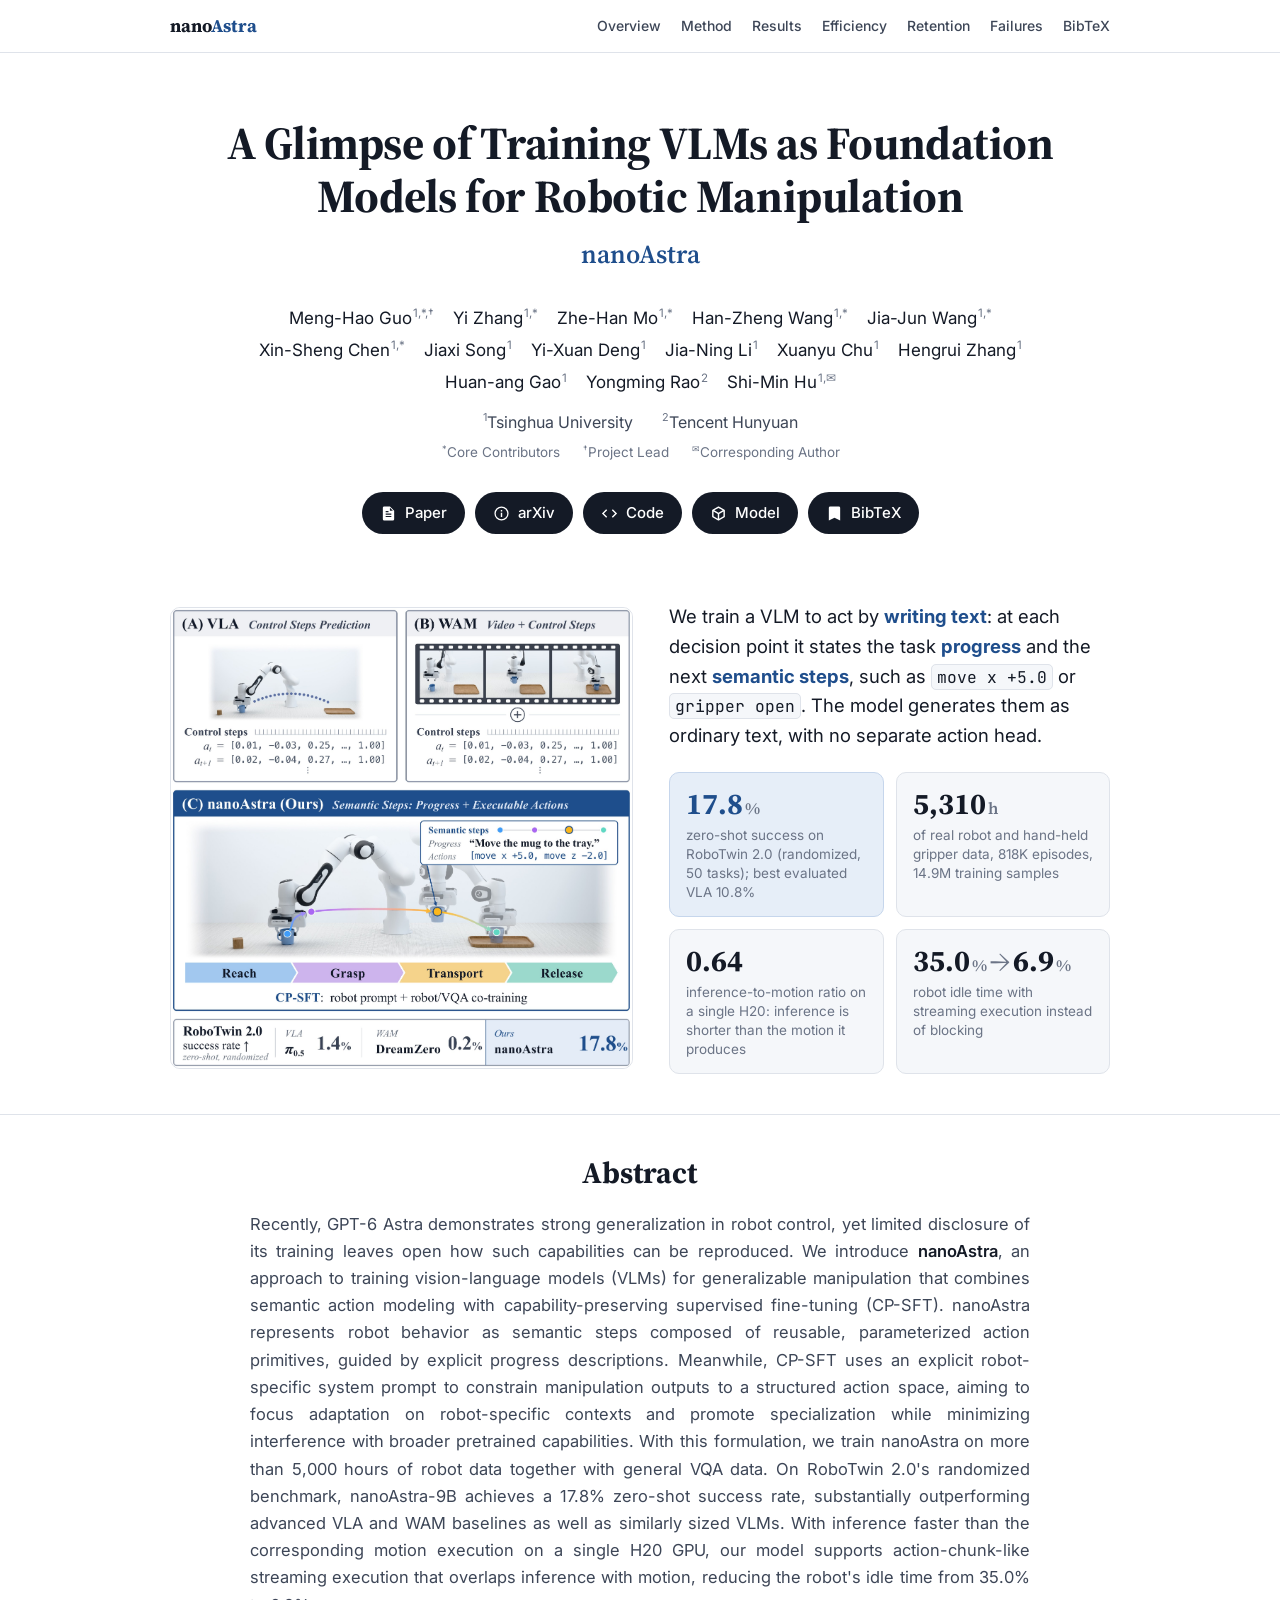
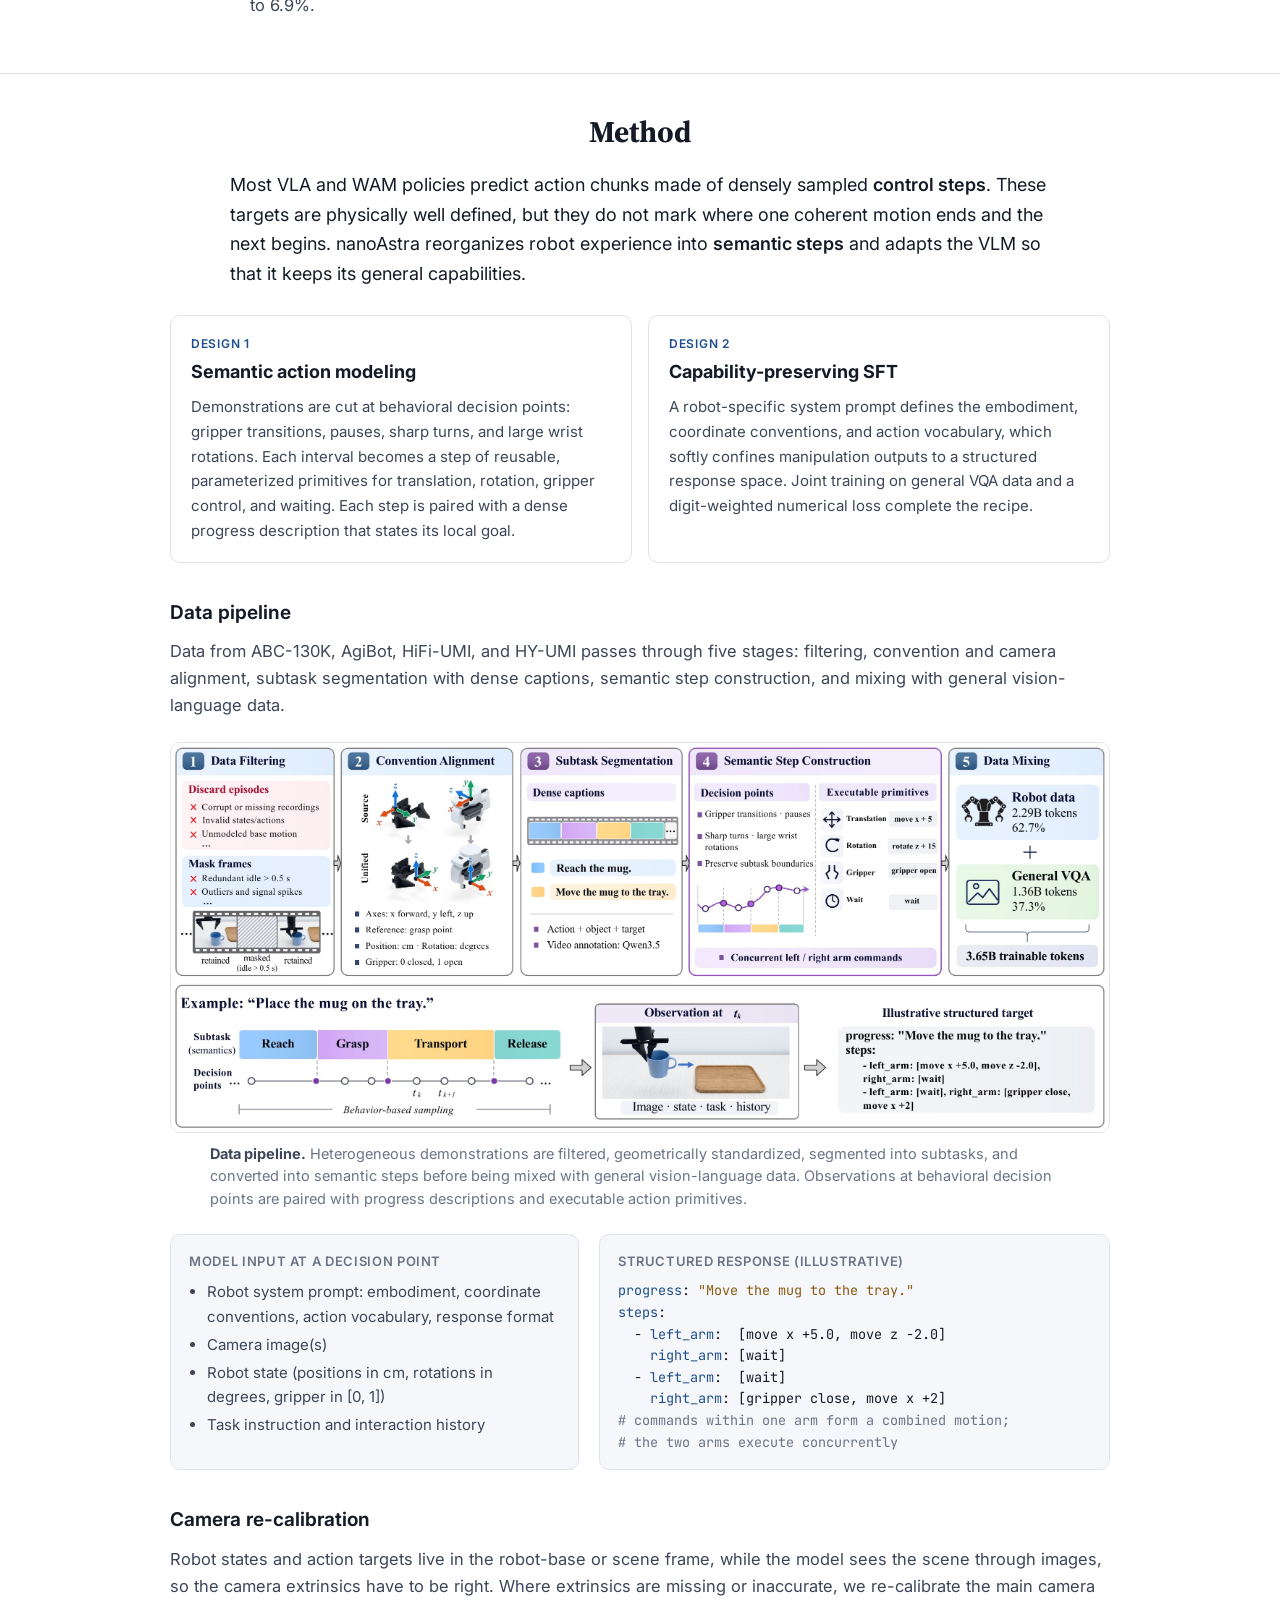
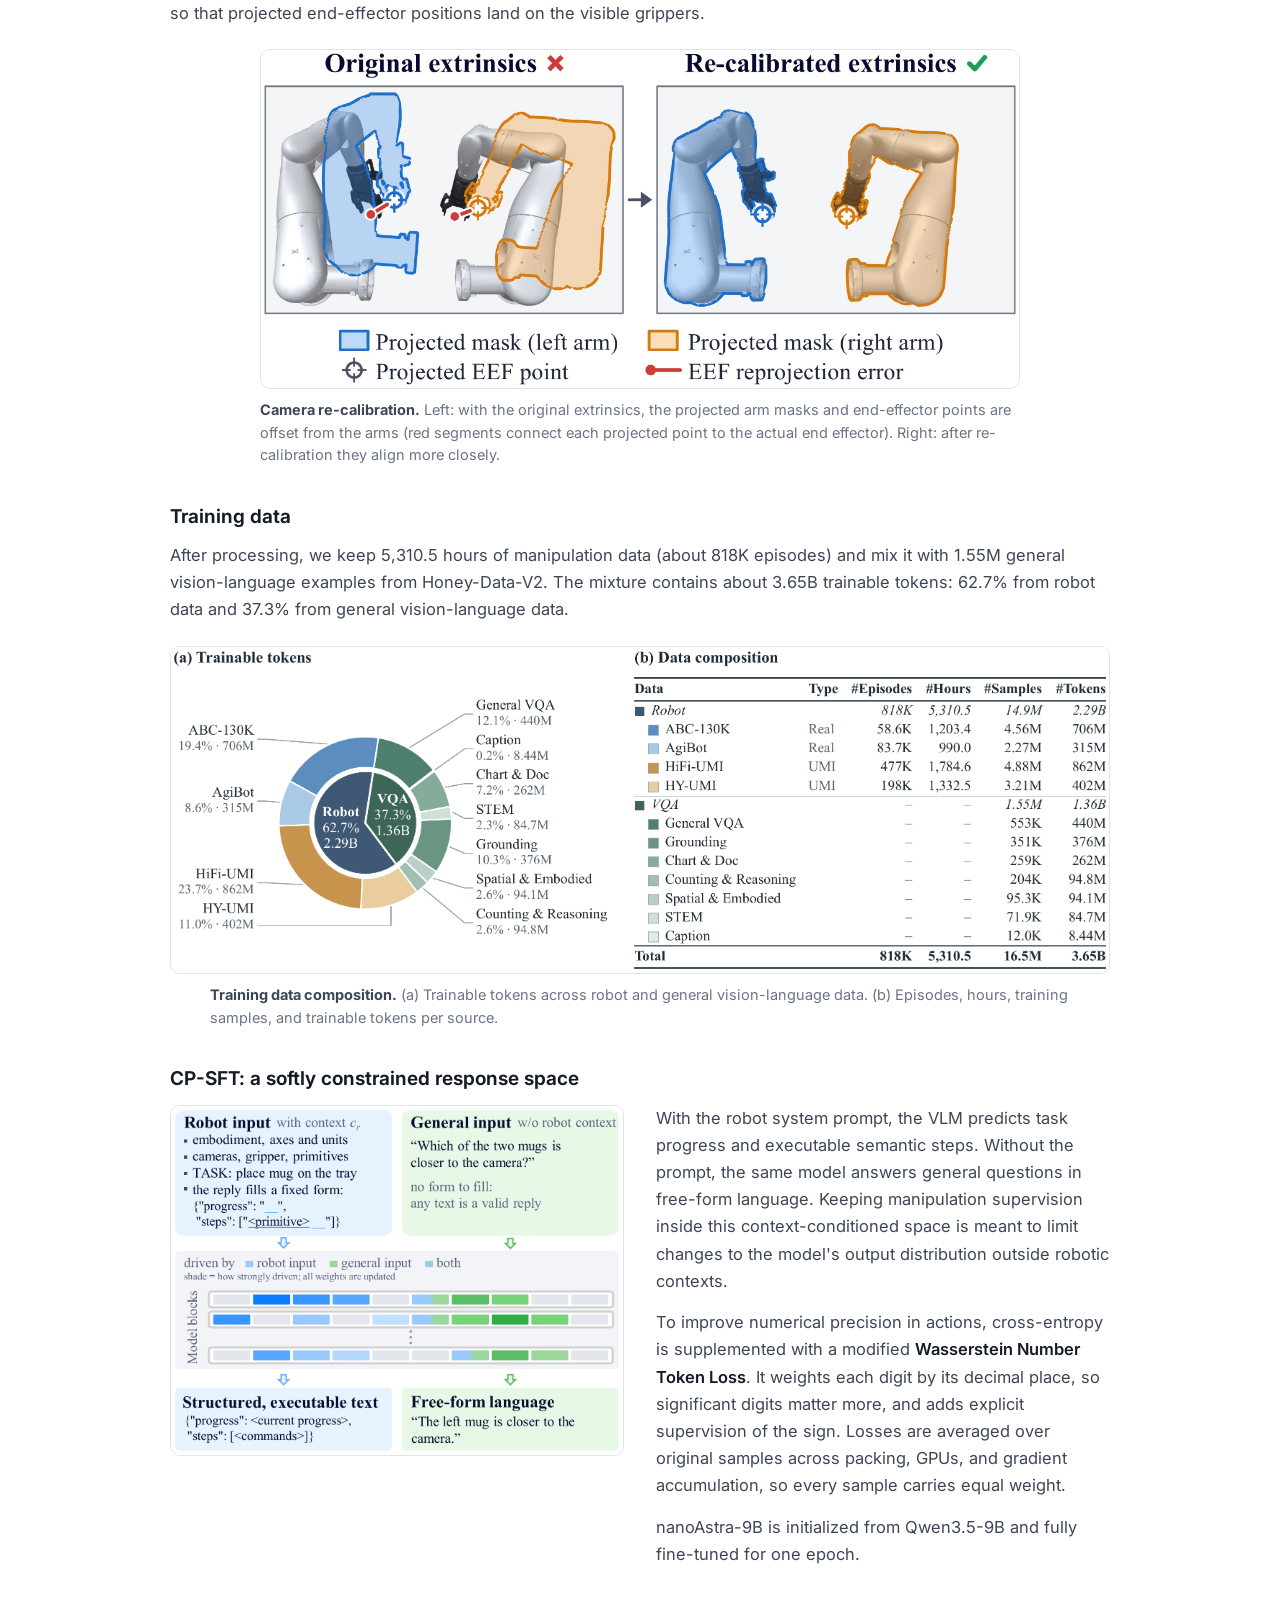
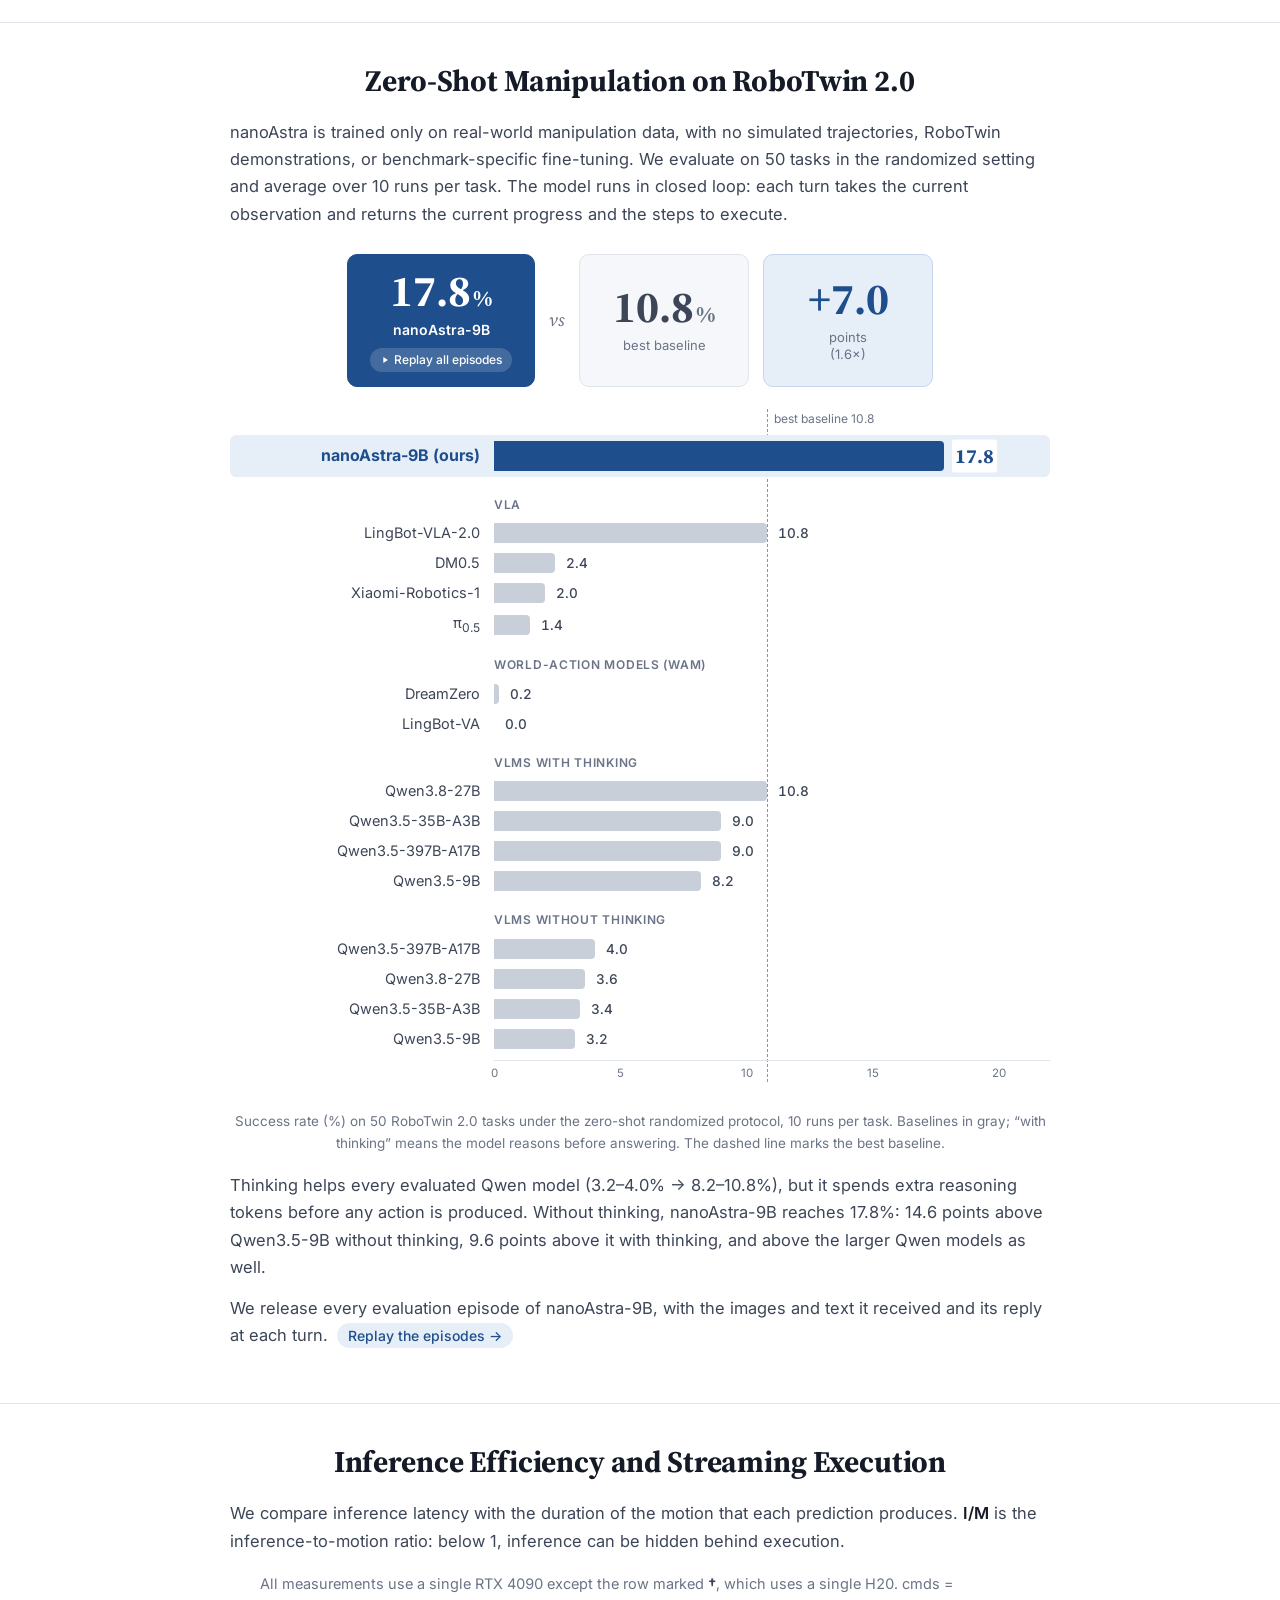
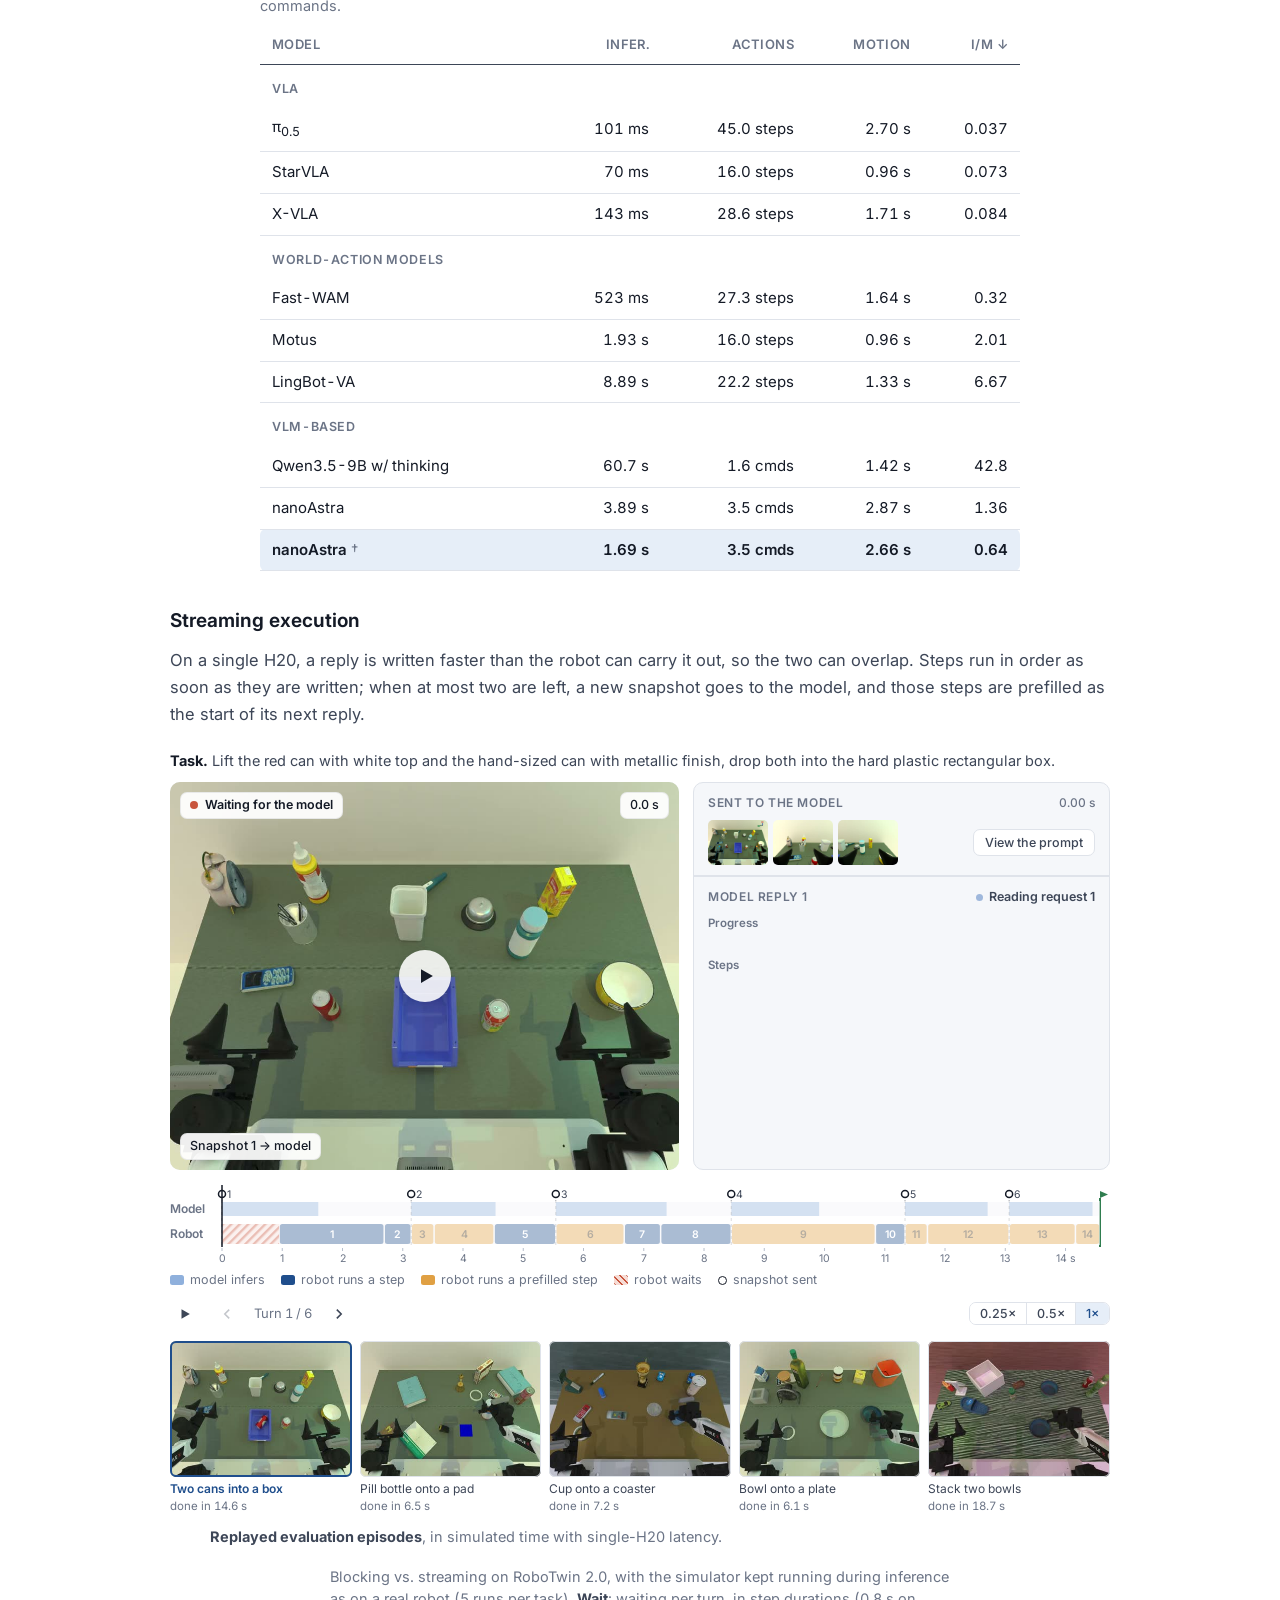
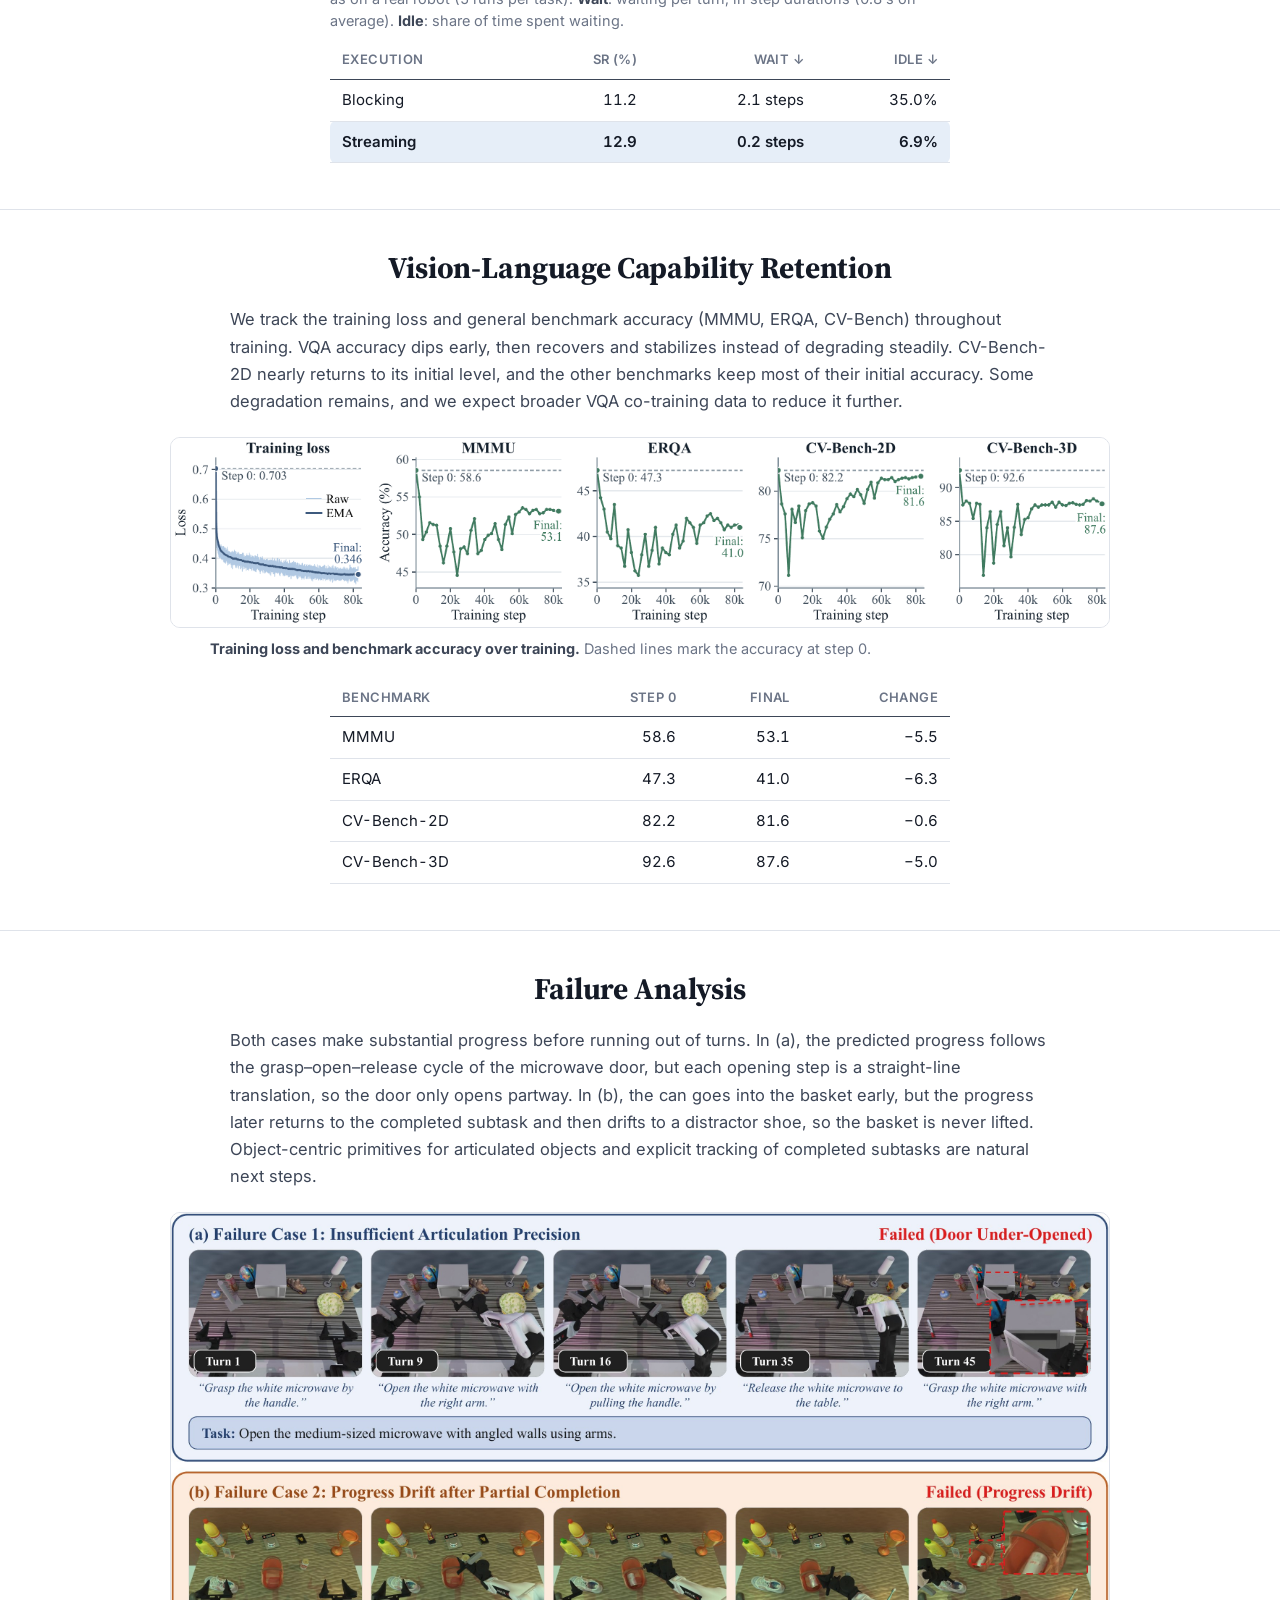
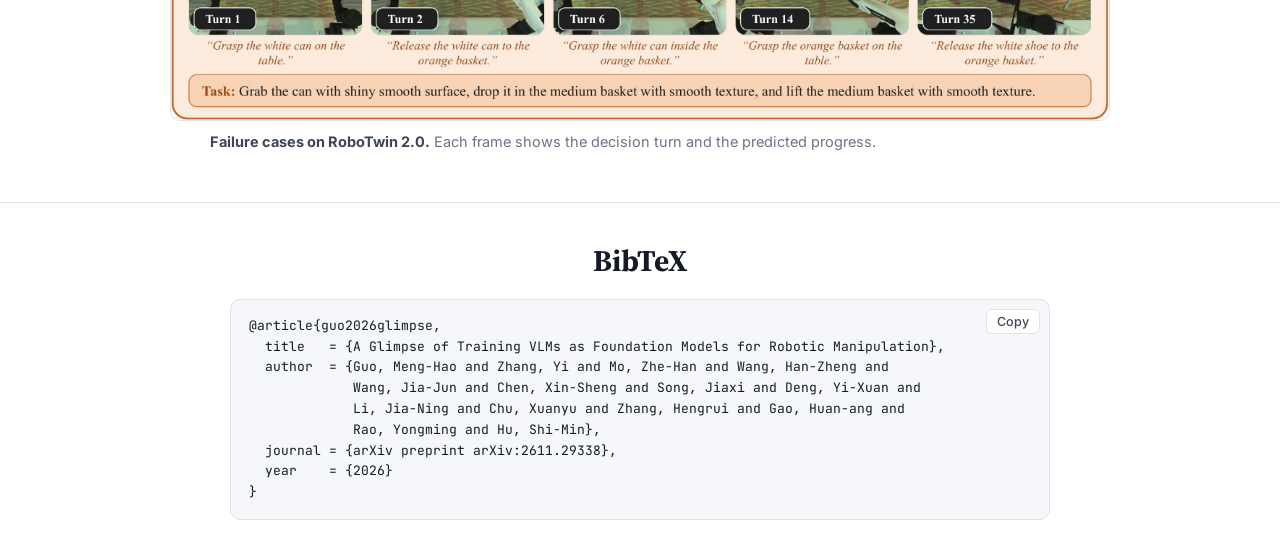
<file: index.html>
<!doctype html>
<html lang="en">
<head>
  <meta charset="utf-8">
  <meta name="viewport" content="width=device-width, initial-scale=1">
  <title>nanoAstra: Training VLMs as Foundation Models for Robotic Manipulation</title>
  <meta name="description" content="nanoAstra trains a vision-language model for generalizable robot manipulation with semantic action modeling and capability-preserving supervised fine-tuning (CP-SFT).">
  <meta property="og:type" content="website">
  <meta property="og:title" content="A Glimpse of Training VLMs as Foundation Models for Robotic Manipulation">
  <meta property="og:description" content="nanoAstra: semantic action modeling + CP-SFT. 17.8% zero-shot success on RoboTwin 2.0 (randomized), with streaming execution that cuts robot idle time from 35.0% to 6.9%.">
  <meta property="og:url" content="https://nanoastra.github.io/">
  <meta property="og:image" content="https://nanoastra.github.io/static/images/teaser.jpg">
  <meta name="twitter:card" content="summary_large_image">
  <link rel="icon" href="data:image/svg+xml,%3Csvg xmlns='http://www.w3.org/2000/svg' viewBox='0 0 32 32'%3E%3Crect width='32' height='32' rx='7' fill='%231f4e8c'/%3E%3Ccircle cx='9' cy='20' r='3' fill='%23dce8f7'/%3E%3Ccircle cx='16' cy='13' r='3' fill='%23fbe8c6'/%3E%3Ccircle cx='23' cy='20' r='3' fill='%23dce8f7'/%3E%3C/svg%3E">
  <link rel="preconnect" href="https://fonts.googleapis.com">
  <link rel="preconnect" href="https://fonts.gstatic.com" crossorigin>
  <link href="https://fonts.googleapis.com/css2?family=Inter:wght@400;500;600;700&family=JetBrains+Mono:wght@400;500&family=Source+Serif+4:opsz,wght@8..60,600;8..60,700&display=swap" rel="stylesheet">
  <link rel="stylesheet" href="static/style.css?v=15">
</head>
<body>

<nav class="nav" aria-label="Sections">
  <div class="wrap">
    <a class="brand" href="#top">nano<span>Astra</span></a>
    <ul>
      <li><a href="#overview">Overview</a></li>
      <li><a href="#method">Method</a></li>
      <li><a href="#results">Results</a></li>
      <li><a href="#efficiency">Efficiency</a></li>
      <li><a href="#retention">Retention</a></li>
      <li><a href="#failures">Failures</a></li>
      <li><a href="#bibtex">BibTeX</a></li>
    </ul>
  </div>
</nav>

<header class="hero" id="top">
  <div class="wrap">
    <h1>A Glimpse of Training VLMs as Foundation Models for Robotic Manipulation</h1>
    <p class="method-name">nanoAstra</p>

    <div class="authors">
      <span>Meng-Hao Guo<sup>1,*,†</sup></span>
      <span>Yi Zhang<sup>1,*</sup></span>
      <span>Zhe-Han Mo<sup>1,*</sup></span>
      <span>Han-Zheng Wang<sup>1,*</sup></span>
      <span>Jia-Jun Wang<sup>1,*</sup></span>
      <span>Xin-Sheng Chen<sup>1,*</sup></span>
      <span>Jiaxi Song<sup>1</sup></span>
      <span>Yi-Xuan Deng<sup>1</sup></span>
      <span>Jia-Ning Li<sup>1</sup></span>
      <span>Xuanyu Chu<sup>1</sup></span>
      <span>Hengrui Zhang<sup>1</sup></span>
      <span>Huan-ang Gao<sup>1</sup></span>
      <span>Yongming Rao<sup>2</sup></span>
      <span>Shi-Min Hu<sup>1,✉</sup></span>
    </div>
    <div class="affils">
      <span><sup>1</sup>Tsinghua University</span>
      <span><sup>2</sup>Tencent Hunyuan</span>
    </div>
    <div class="roles">
      <span><sup>*</sup>Core Contributors</span>
      <span><sup>†</sup>Project Lead</span>
      <span><sup>✉</sup>Corresponding Author</span>
    </div>

    <div class="buttons">
      <a class="btn" href="https://arxiv.org/pdf/2611.29338" target="_blank" rel="noopener">
        <svg viewBox="0 0 24 24" aria-hidden="true"><path d="M14 2H6a2 2 0 0 0-2 2v16a2 2 0 0 0 2 2h12a2 2 0 0 0 2-2V8l-6-6zm0 1.8L18.2 8H14V3.8zM8 12h8v1.6H8V12zm0 3.4h8V17H8v-1.6zm0-6.8h4v1.6H8V8.6z"/></svg>
        Paper
      </a>
      <a class="btn" href="https://arxiv.org/abs/2611.29338" target="_blank" rel="noopener">
        <svg viewBox="0 0 24 24" aria-hidden="true"><path d="M12 2a10 10 0 1 0 0 20 10 10 0 0 0 0-20zm0 1.8a8.2 8.2 0 0 1 0 16.4 8.2 8.2 0 0 1 0-16.4zM11 7v2h2V7h-2zm0 4v6h2v-6h-2z"/></svg>
        arXiv
      </a>
      <a class="btn" href="https://github.com/Hugo-AGI/nanoAstra" target="_blank" rel="noopener">
        <svg viewBox="0 0 24 24" aria-hidden="true"><path d="M8.7 16.6 4.1 12l4.6-4.6L7.3 6 1.3 12l6 6 1.4-1.4zm6.6 0 4.6-4.6-4.6-4.6L16.7 6l6 6-6 6-1.4-1.4z"/></svg>
        Code
      </a>
      <a class="btn" href="https://huggingface.co/Hugo-AGI/nanoAstra" target="_blank" rel="noopener">
        <svg viewBox="0 0 24 24" aria-hidden="true"><path d="M21 16.5c0 .38-.21.71-.53.88l-7.9 4.44a1 1 0 0 1-1.14 0l-7.9-4.44A1 1 0 0 1 3 16.5v-9c0-.38.21-.71.53-.88l7.9-4.44a1 1 0 0 1 1.14 0l7.9 4.44c.32.17.53.5.53.88v9zM12 4.15 6.04 7.5 12 10.85l5.96-3.35L12 4.15zM5 15.91l6 3.38v-6.71L5 9.21v6.7zm14 0v-6.7l-6 3.37v6.71l6-3.38z"/></svg>
        Model
      </a>
      <a class="btn" href="#bibtex">
        <svg viewBox="0 0 24 24" aria-hidden="true"><path d="M6 2h12a2 2 0 0 1 2 2v18l-8-4-8 4V4a2 2 0 0 1 2-2z"/></svg>
        BibTeX
      </a>
    </div>
  </div>
</header>

<main>

  <!-- ===================== Overview ===================== -->
  <section id="overview">
    <div class="wrap">
      <div class="teaser-grid">
        <figure>
          <a class="zoom" href="static/images/teaser.jpg" target="_blank" rel="noopener">
            <img src="static/images/teaser.jpg" width="2602" height="2601" alt="Comparison of VLA, WAM, and nanoAstra. VLA and WAM predict dense control steps; nanoAstra predicts semantic steps made of a progress description and executable actions such as move x +5.0, move z -2.0.">
          </a>
        </figure>
        <div>
          <p class="tldr">We train a VLM to act by <b>writing text</b>: at each decision point it states the task <b>progress</b> and the next <b>semantic steps</b>, such as <code>move x +5.0</code> or <code>gripper open</code>. The model generates them as ordinary text, with no separate action head.</p>
          <div class="stats">
            <div class="stat hl">
              <div class="num">17.8<small>%</small></div>
              <div class="lbl">zero-shot success on RoboTwin 2.0 (randomized, 50 tasks); best evaluated VLA 10.8%</div>
            </div>
            <div class="stat">
              <div class="num">5,310<small>h</small></div>
              <div class="lbl">of real robot and hand-held gripper data, 818K episodes, 14.9M training samples</div>
            </div>
            <div class="stat">
              <div class="num">0.64</div>
              <div class="lbl">inference-to-motion ratio on a single H20: inference is shorter than the motion it produces</div>
            </div>
            <div class="stat">
              <div class="num">35.0<small>%</small><span class="arrow">→</span>6.9<small>%</small></div>
              <div class="lbl">robot idle time with streaming execution instead of blocking</div>
            </div>
          </div>
        </div>
      </div>
    </div>
  </section>

  <!-- ===================== Abstract ===================== -->
  <section id="abstract">
    <div class="wrap prose abstract">
      <h2>Abstract</h2>
      <p>Recently, GPT-6 Astra demonstrates strong generalization in robot control, yet limited disclosure of its training leaves open how such capabilities can be reproduced. We introduce <em class="k">nanoAstra</em>, an approach to training vision-language models (VLMs) for generalizable manipulation that combines semantic action modeling with capability-preserving supervised fine-tuning (CP-SFT). nanoAstra represents robot behavior as semantic steps composed of reusable, parameterized action primitives, guided by explicit progress descriptions. Meanwhile, CP-SFT uses an explicit robot-specific system prompt to constrain manipulation outputs to a structured action space, aiming to focus adaptation on robot-specific contexts and promote specialization while minimizing interference with broader pretrained capabilities. With this formulation, we train nanoAstra on more than 5,000 hours of robot data together with general VQA data. On RoboTwin 2.0's randomized benchmark, nanoAstra-9B achieves a 17.8% zero-shot success rate, substantially outperforming advanced VLA and WAM baselines as well as similarly sized VLMs. With inference faster than the corresponding motion execution on a single H20 GPU, our model supports action-chunk-like streaming execution that overlaps inference with motion, reducing the robot's idle time from 35.0% to 6.9%.</p>
    </div>
  </section>

  <!-- ===================== Method ===================== -->
  <section id="method">
    <div class="wrap">
      <h2>Method</h2>
      <div class="prose">
        <p class="lead">Most VLA and WAM policies predict action chunks made of densely sampled <em class="k">control steps</em>. These targets are physically well defined, but they do not mark where one coherent motion ends and the next begins. nanoAstra reorganizes robot experience into <em class="k">semantic steps</em> and adapts the VLM so that it keeps its general capabilities.</p>
      </div>

      <div class="pillars">
        <div class="pillar">
          <div class="tag">Design 1</div>
          <h4>Semantic action modeling</h4>
          <p>Demonstrations are cut at behavioral decision points: gripper transitions, pauses, sharp turns, and large wrist rotations. Each interval becomes a step of reusable, parameterized primitives for translation, rotation, gripper control, and waiting. Each step is paired with a dense progress description that states its local goal.</p>
        </div>
        <div class="pillar">
          <div class="tag">Design 2</div>
          <h4>Capability-preserving SFT</h4>
          <p>A robot-specific system prompt defines the embodiment, coordinate conventions, and action vocabulary, which softly confines manipulation outputs to a structured response space. Joint training on general VQA data and a digit-weighted numerical loss complete the recipe.</p>
        </div>
      </div>

      <h3>Data pipeline</h3>
      <p>Data from ABC-130K, AgiBot, HiFi-UMI, and HY-UMI passes through five stages: filtering, convention and camera alignment, subtask segmentation with dense captions, semantic step construction, and mixing with general vision-language data.</p>
      <figure>
        <a class="zoom" href="static/images/method.jpg" target="_blank" rel="noopener">
          <img src="static/images/method.jpg" width="2592" height="1075" loading="lazy" alt="Five-stage data pipeline: data filtering, convention alignment, subtask segmentation, semantic step construction, and data mixing, with an example of an observation paired with a structured target.">
        </a>
        <figcaption><b>Data pipeline.</b> Heterogeneous demonstrations are filtered, geometrically standardized, segmented into subtasks, and converted into semantic steps before being mixed with general vision-language data. Observations at behavioral decision points are paired with progress descriptions and executable action primitives.</figcaption>
      </figure>

      <div class="example">
        <div class="panel">
          <h5>Model input at a decision point</h5>
          <ul>
            <li>Robot system prompt: embodiment, coordinate conventions, action vocabulary, response format</li>
            <li>Camera image(s)</li>
            <li>Robot state (positions in cm, rotations in degrees, gripper in [0, 1])</li>
            <li>Task instruction and interaction history</li>
          </ul>
        </div>
        <div class="panel">
          <h5>Structured response (illustrative)</h5>
<pre><span class="key">progress</span>: <span class="str">"Move the mug to the tray."</span>
<span class="key">steps</span>:
  - <span class="key">left_arm</span>:  [move x +5.0, move z -2.0]
    <span class="key">right_arm</span>: [wait]
  - <span class="key">left_arm</span>:  [wait]
    <span class="key">right_arm</span>: [gripper close, move x +2]
<span class="cmt"># commands within one arm form a combined motion;</span>
<span class="cmt"># the two arms execute concurrently</span></pre>
        </div>
      </div>

      <h3>Camera re-calibration</h3>
      <p>Robot states and action targets live in the robot-base or scene frame, while the model sees the scene through images, so the camera extrinsics have to be right. Where extrinsics are missing or inaccurate, we re-calibrate the main camera so that projected end-effector positions land on the visible grippers.</p>
      <figure class="fig-mid">
        <a class="zoom" href="static/images/calib.jpg" target="_blank" rel="noopener">
          <img src="static/images/calib.jpg" width="2592" height="1156" loading="lazy" alt="Before and after camera re-calibration: projected arm masks and end-effector points are offset from the arms with the original extrinsics and align after re-calibration.">
        </a>
        <figcaption><b>Camera re-calibration.</b> Left: with the original extrinsics, the projected arm masks and end-effector points are offset from the arms (red segments connect each projected point to the actual end effector). Right: after re-calibration they align more closely.</figcaption>
      </figure>

      <h3>Training data</h3>
      <p>After processing, we keep 5,310.5 hours of manipulation data (about 818K episodes) and mix it with 1.55M general vision-language examples from Honey-Data-V2. The mixture contains about 3.65B trainable tokens: 62.7% from robot data and 37.3% from general vision-language data.</p>
      <figure>
        <a class="zoom" href="static/images/data_composition.png" target="_blank" rel="noopener">
          <img src="static/images/data_composition.png" width="2599" height="905" loading="lazy" alt="Training data composition: trainable tokens per source and a table of episodes, hours, samples, and tokens.">
        </a>
        <figcaption><b>Training data composition.</b> (a) Trainable tokens across robot and general vision-language data. (b) Episodes, hours, training samples, and trainable tokens per source.</figcaption>
      </figure>

      <h3>CP-SFT: a softly constrained response space</h3>
      <div class="two-col">
        <figure>
          <a class="zoom" href="static/images/cpsft.png" target="_blank" rel="noopener">
            <img src="static/images/cpsft.png" width="1260" height="973" loading="lazy" alt="With the robot system prompt the VLM answers in structured executable text; without it, the same VLM answers in free-form language.">
          </a>
        </figure>
        <div>
          <p>With the robot system prompt, the VLM predicts task progress and executable semantic steps. Without the prompt, the same model answers general questions in free-form language. Keeping manipulation supervision inside this context-conditioned space is meant to limit changes to the model's output distribution outside robotic contexts.</p>
          <p>To improve numerical precision in actions, cross-entropy is supplemented with a modified <em class="k">Wasserstein Number Token Loss</em>. It weights each digit by its decimal place, so significant digits matter more, and adds explicit supervision of the sign. Losses are averaged over original samples across packing, GPUs, and gradient accumulation, so every sample carries equal weight.</p>
          <p>nanoAstra-9B is initialized from Qwen3.5-9B and fully fine-tuned for one epoch.</p>
        </div>
      </div>
    </div>
  </section>

  <!-- ===================== Results ===================== -->
  <section id="results">
    <div class="wrap">
      <h2>Zero-Shot Manipulation on RoboTwin 2.0</h2>
      <div class="prose">
        <p>nanoAstra is trained only on real-world manipulation data, with no simulated trajectories, RoboTwin demonstrations, or benchmark-specific fine-tuning. We evaluate on 50 tasks in the randomized setting and average over 10 runs per task. The model runs in closed loop: each turn takes the current observation and returns the current progress and the steps to execute.</p>
      </div>

      <div class="sr-head">
        <a class="sr-big ours" href="episodes/" title="Replay every episode"><span class="v">17.8<small>%</small></span><span class="l">nanoAstra-9B</span><span class="sr-replay"><svg viewBox="0 0 24 24" aria-hidden="true"><path d="M8 5v14l11-7z"/></svg>Replay all episodes</span></a>
        <div class="sr-vs">vs</div>
        <div class="sr-big" title="LingBot-VLA-2.0 and Qwen3.8-27B with thinking"><span class="v">10.8<small>%</small></span><span class="l">best baseline</span></div>
        <div class="sr-gain"><span class="v">+7.0</span><span class="l">points<br>(1.6×)</span></div>
      </div>

      <div class="sr-chart" role="list" aria-label="Zero-shot success rate on RoboTwin 2.0, grouped by model family">
        <div class="sr-ref" style="--xf:0.491" aria-hidden="true"><span>best baseline 10.8</span></div>
        <div class="sr-row ours" role="listitem" title="nanoAstra-9B (ours), no thinking: 17.8%">
          <div class="sr-name">nanoAstra-9B (ours)</div>
          <div class="sr-bar"><div class="sr-fill" style="width:80.9%"></div><span class="sr-val" style="left:80.9%">17.8</span></div>
        </div>
        <div class="sr-group" role="presentation"><span>VLA</span></div>
        <div class="sr-row" role="listitem" title="LingBot-VLA-2.0 (VLA): 10.8%">
          <div class="sr-name">LingBot-VLA-2.0</div>
          <div class="sr-bar"><div class="sr-fill" style="width:49.1%"></div><span class="sr-val" style="left:49.1%">10.8</span></div>
        </div>
        <div class="sr-row" role="listitem" title="DM0.5 (VLA): 2.4%">
          <div class="sr-name">DM0.5</div>
          <div class="sr-bar"><div class="sr-fill" style="width:10.9%"></div><span class="sr-val" style="left:10.9%">2.4</span></div>
        </div>
        <div class="sr-row" role="listitem" title="Xiaomi-Robotics-1 (VLA): 2.0%">
          <div class="sr-name">Xiaomi-Robotics-1</div>
          <div class="sr-bar"><div class="sr-fill" style="width:9.1%"></div><span class="sr-val" style="left:9.1%">2.0</span></div>
        </div>
        <div class="sr-row" role="listitem" title="π0.5 (VLA): 1.4%">
          <div class="sr-name">π<sub>0.5</sub></div>
          <div class="sr-bar"><div class="sr-fill" style="width:6.4%"></div><span class="sr-val" style="left:6.4%">1.4</span></div>
        </div>
        <div class="sr-group" role="presentation"><span>World-action models (WAM)</span></div>
        <div class="sr-row" role="listitem" title="DreamZero (World-action models (WAM)): 0.2%">
          <div class="sr-name">DreamZero</div>
          <div class="sr-bar"><div class="sr-fill" style="width:0.9%"></div><span class="sr-val" style="left:0.9%">0.2</span></div>
        </div>
        <div class="sr-row" role="listitem" title="LingBot-VA (World-action models (WAM)): 0.0%">
          <div class="sr-name">LingBot-VA</div>
          <div class="sr-bar"><div class="sr-fill" style="width:0.0%"></div><span class="sr-val" style="left:0.0%">0.0</span></div>
        </div>
        <div class="sr-group" role="presentation"><span>VLMs with thinking</span></div>
        <div class="sr-row" role="listitem" title="Qwen3.8-27B (VLMs with thinking): 10.8%">
          <div class="sr-name">Qwen3.8-27B</div>
          <div class="sr-bar"><div class="sr-fill" style="width:49.1%"></div><span class="sr-val" style="left:49.1%">10.8</span></div>
        </div>
        <div class="sr-row" role="listitem" title="Qwen3.5-35B-A3B (VLMs with thinking): 9.0%">
          <div class="sr-name">Qwen3.5-35B-A3B</div>
          <div class="sr-bar"><div class="sr-fill" style="width:40.9%"></div><span class="sr-val" style="left:40.9%">9.0</span></div>
        </div>
        <div class="sr-row" role="listitem" title="Qwen3.5-397B-A17B (VLMs with thinking): 9.0%">
          <div class="sr-name">Qwen3.5-397B-A17B</div>
          <div class="sr-bar"><div class="sr-fill" style="width:40.9%"></div><span class="sr-val" style="left:40.9%">9.0</span></div>
        </div>
        <div class="sr-row" role="listitem" title="Qwen3.5-9B (VLMs with thinking): 8.2%">
          <div class="sr-name">Qwen3.5-9B</div>
          <div class="sr-bar"><div class="sr-fill" style="width:37.3%"></div><span class="sr-val" style="left:37.3%">8.2</span></div>
        </div>
        <div class="sr-group" role="presentation"><span>VLMs without thinking</span></div>
        <div class="sr-row" role="listitem" title="Qwen3.5-397B-A17B (VLMs without thinking): 4.0%">
          <div class="sr-name">Qwen3.5-397B-A17B</div>
          <div class="sr-bar"><div class="sr-fill" style="width:18.2%"></div><span class="sr-val" style="left:18.2%">4.0</span></div>
        </div>
        <div class="sr-row" role="listitem" title="Qwen3.8-27B (VLMs without thinking): 3.6%">
          <div class="sr-name">Qwen3.8-27B</div>
          <div class="sr-bar"><div class="sr-fill" style="width:16.4%"></div><span class="sr-val" style="left:16.4%">3.6</span></div>
        </div>
        <div class="sr-row" role="listitem" title="Qwen3.5-35B-A3B (VLMs without thinking): 3.4%">
          <div class="sr-name">Qwen3.5-35B-A3B</div>
          <div class="sr-bar"><div class="sr-fill" style="width:15.5%"></div><span class="sr-val" style="left:15.5%">3.4</span></div>
        </div>
        <div class="sr-row" role="listitem" title="Qwen3.5-9B (VLMs without thinking): 3.2%">
          <div class="sr-name">Qwen3.5-9B</div>
          <div class="sr-bar"><div class="sr-fill" style="width:14.5%"></div><span class="sr-val" style="left:14.5%">3.2</span></div>
        </div>
        <div class="sr-axis" aria-hidden="true"><span style="left:0">0</span><span style="left:22.7%">5</span><span style="left:45.5%">10</span><span style="left:68.2%">15</span><span style="left:90.9%">20</span></div>
      </div>
      <p class="sr-note">Success rate (%) on 50 RoboTwin 2.0 tasks under the zero-shot randomized protocol, 10 runs per task. Baselines in gray; “with thinking” means the model reasons before answering. The dashed line marks the best baseline.</p>

      <div class="prose" style="margin-top:18px">
        <p>Thinking helps every evaluated Qwen model (3.2–4.0% → 8.2–10.8%), but it spends extra reasoning tokens before any action is produced. Without thinking, nanoAstra-9B reaches 17.8%: 14.6 points above Qwen3.5-9B without thinking, 9.6 points above it with thinking, and above the larger Qwen models as well.</p>
        <p class="replay-line">We release every evaluation episode of nanoAstra-9B, with the images and text it received and its reply at each turn.
          <a class="replay-cta" href="episodes/">Replay the episodes <span aria-hidden="true">→</span></a></p>
      </div>
    </div>
  </section>

  <!-- ===================== Efficiency ===================== -->
  <section id="efficiency">
    <div class="wrap">
      <h2>Inference Efficiency and Streaming Execution</h2>
      <div class="prose">
        <p>We compare inference latency with the duration of the motion that each prediction produces. <em class="k">I/M</em> is the inference-to-motion ratio: below 1, inference can be hidden behind execution.</p>
      </div>

      <div class="table-wrap" style="max-width:760px">
        <table>
          <caption>All measurements use a single RTX 4090 except the row marked <b>†</b>, which uses a single H20. cmds = commands.</caption>
          <thead>
            <tr><th>Model</th><th class="num">Infer.</th><th class="num">Actions</th><th class="num">Motion</th><th class="num">I/M ↓</th></tr>
          </thead>
          <tbody>
            <tr class="group"><td colspan="5">VLA</td></tr>
            <tr><td>π<sub>0.5</sub></td><td class="num">101 ms</td><td class="num">45.0 steps</td><td class="num">2.70 s</td><td class="num">0.037</td></tr>
            <tr><td>StarVLA</td><td class="num">70 ms</td><td class="num">16.0 steps</td><td class="num">0.96 s</td><td class="num">0.073</td></tr>
            <tr><td>X-VLA</td><td class="num">143 ms</td><td class="num">28.6 steps</td><td class="num">1.71 s</td><td class="num">0.084</td></tr>
            <tr class="group"><td colspan="5">World-action models</td></tr>
            <tr><td>Fast-WAM</td><td class="num">523 ms</td><td class="num">27.3 steps</td><td class="num">1.64 s</td><td class="num">0.32</td></tr>
            <tr><td>Motus</td><td class="num">1.93 s</td><td class="num">16.0 steps</td><td class="num">0.96 s</td><td class="num">2.01</td></tr>
            <tr><td>LingBot-VA</td><td class="num">8.89 s</td><td class="num">22.2 steps</td><td class="num">1.33 s</td><td class="num">6.67</td></tr>
            <tr class="group"><td colspan="5">VLM-based</td></tr>
            <tr><td>Qwen3.5-9B w/ thinking</td><td class="num">60.7 s</td><td class="num">1.6 cmds</td><td class="num">1.42 s</td><td class="num">42.8</td></tr>
            <tr><td>nanoAstra</td><td class="num">3.89 s</td><td class="num">3.5 cmds</td><td class="num">2.87 s</td><td class="num">1.36</td></tr>
            <tr class="ours"><td>nanoAstra <span class="dagger">†</span></td><td class="num">1.69 s</td><td class="num">3.5 cmds</td><td class="num">2.66 s</td><td class="num">0.64</td></tr>
          </tbody>
        </table>
      </div>

      <h3>Streaming execution</h3>
      <p>On a single H20, a reply is written faster than the robot can carry it out, so the two can overlap. Steps run in order as soon as they are written; when at most two are left, a new snapshot goes to the model, and those steps are prefilled as the start of its next reply.</p>
      <figure class="sf" aria-label="Streaming execution, replayed episodes">
        <div class="sf-pick">
          <button class="vthumb" type="button" aria-pressed="true" data-ep="place_cans_plasticbox_ep2"><img src="static/streaming/place_cans_plasticbox_ep2-thumb.jpg" width="360" height="270" alt=""><span class="vname">Two cans into a box</span><span class="vtime">done in 14.6 s</span></button>
          <button class="vthumb" type="button" aria-pressed="false" data-ep="move_pillbottle_pad_ep2"><img src="static/streaming/move_pillbottle_pad_ep2-thumb.jpg" width="360" height="270" loading="lazy" alt=""><span class="vname">Pill bottle onto a pad</span><span class="vtime">done in 6.5 s</span></button>
          <button class="vthumb" type="button" aria-pressed="false" data-ep="place_empty_cup_ep0"><img src="static/streaming/place_empty_cup_ep0-thumb.jpg" width="360" height="270" loading="lazy" alt=""><span class="vname">Cup onto a coaster</span><span class="vtime">done in 7.2 s</span></button>
          <button class="vthumb" type="button" aria-pressed="false" data-ep="place_container_plate_ep3"><img src="static/streaming/place_container_plate_ep3-thumb.jpg" width="360" height="270" loading="lazy" alt=""><span class="vname">Bowl onto a plate</span><span class="vtime">done in 6.1 s</span></button>
          <button class="vthumb" type="button" aria-pressed="false" data-ep="stack_bowls_two_ep3"><img src="static/streaming/stack_bowls_two_ep3-thumb.jpg" width="360" height="270" loading="lazy" alt=""><span class="vname">Stack two bowls</span><span class="vtime">done in 18.7 s</span></button>
        </div>
        <figcaption><b>Replayed evaluation episodes</b>, in simulated time with single-H20 latency.</figcaption>
      </figure>
      <div class="table-wrap" style="max-width:620px">
        <table>
          <caption>Blocking vs. streaming on RoboTwin 2.0, with the simulator kept running during inference as on a real robot (5 runs per task). <b>Wait</b>: waiting per turn, in step durations (0.8 s on average). <b>Idle</b>: share of time spent waiting.</caption>
          <thead>
            <tr><th>Execution</th><th class="num">SR (%)</th><th class="num">Wait ↓</th><th class="num">Idle ↓</th></tr>
          </thead>
          <tbody>
            <tr><td>Blocking</td><td class="num">11.2</td><td class="num">2.1 steps</td><td class="num">35.0%</td></tr>
            <tr class="ours"><td>Streaming</td><td class="num">12.9</td><td class="num">0.2 steps</td><td class="num">6.9%</td></tr>
          </tbody>
        </table>
      </div>

    </div>
  </section>

  <!-- ===================== Retention ===================== -->
  <section id="retention">
    <div class="wrap">
      <h2>Vision-Language Capability Retention</h2>
      <div class="prose">
        <p>We track the training loss and general benchmark accuracy (MMMU, ERQA, CV-Bench) throughout training. VQA accuracy dips early, then recovers and stabilizes instead of degrading steadily. CV-Bench-2D nearly returns to its initial level, and the other benchmarks keep most of their initial accuracy. Some degradation remains, and we expect broader VQA co-training data to reduce it further.</p>
      </div>
      <figure>
        <a class="zoom" href="static/images/training_curves.png" target="_blank" rel="noopener">
          <img src="static/images/training_curves.png" width="2586" height="521" loading="lazy" alt="Training loss and MMMU, ERQA, CV-Bench-2D, CV-Bench-3D accuracy over training steps, with step-0 reference lines.">
        </a>
        <figcaption><b>Training loss and benchmark accuracy over training.</b> Dashed lines mark the accuracy at step 0.</figcaption>
      </figure>
      <div class="table-wrap" style="max-width:620px">
        <table>
          <thead>
            <tr><th>Benchmark</th><th class="num">Step 0</th><th class="num">Final</th><th class="num">Change</th></tr>
          </thead>
          <tbody>
            <tr><td>MMMU</td><td class="num">58.6</td><td class="num">53.1</td><td class="num">−5.5</td></tr>
            <tr><td>ERQA</td><td class="num">47.3</td><td class="num">41.0</td><td class="num">−6.3</td></tr>
            <tr><td>CV-Bench-2D</td><td class="num">82.2</td><td class="num">81.6</td><td class="num">−0.6</td></tr>
            <tr><td>CV-Bench-3D</td><td class="num">92.6</td><td class="num">87.6</td><td class="num">−5.0</td></tr>
          </tbody>
        </table>
      </div>
    </div>
  </section>

  <!-- ===================== Failures ===================== -->
  <section id="failures">
    <div class="wrap">
      <h2>Failure Analysis</h2>
      <div class="prose">
        <p>Both cases make substantial progress before running out of turns. In (a), the predicted progress follows the grasp–open–release cycle of the microwave door, but each opening step is a straight-line translation, so the door only opens partway. In (b), the can goes into the basket early, but the progress later returns to the completed subtask and then drifts to a distractor shoe, so the basket is never lifted. Object-centric primitives for articulated objects and explicit tracking of completed subtasks are natural next steps.</p>
      </div>
      <figure>
        <a class="zoom" href="static/images/failure_cases.jpg" target="_blank" rel="noopener">
          <img src="static/images/failure_cases.jpg" width="2594" height="1402" loading="lazy" alt="Two failure cases on RoboTwin 2.0: a microwave door opened only partially, and progress drifting to a distractor after the can is placed in the basket.">
        </a>
        <figcaption><b>Failure cases on RoboTwin 2.0.</b> Each frame shows the decision turn and the predicted progress.</figcaption>
      </figure>
    </div>
  </section>

  <!-- ===================== BibTeX ===================== -->
  <section id="bibtex">
    <div class="wrap">
      <h2>BibTeX</h2>
      <div class="bib">
        <button class="copy" type="button" data-copy="bibtex-code">Copy</button>
<pre id="bibtex-code">@article{guo2026glimpse,
  title   = {A Glimpse of Training VLMs as Foundation Models for Robotic Manipulation},
  author  = {Guo, Meng-Hao and Zhang, Yi and Mo, Zhe-Han and Wang, Han-Zheng and
             Wang, Jia-Jun and Chen, Xin-Sheng and Song, Jiaxi and Deng, Yi-Xuan and
             Li, Jia-Ning and Chu, Xuanyu and Zhang, Hengrui and Gao, Huan-ang and
             Rao, Yongming and Hu, Shi-Min},
  journal = {arXiv preprint arXiv:2611.29338},
  year    = {2026}
}</pre>
      </div>
    </div>
  </section>

</main>

<script src="static/streaming.js?v=2f32c871"></script>
<script>
  document.querySelectorAll('.copy').forEach(function (btn) {
    btn.addEventListener('click', function () {
      var text = document.getElementById(btn.dataset.copy).textContent;
      var done = function () { btn.textContent = 'Copied'; setTimeout(function () { btn.textContent = 'Copy'; }, 1500); };
      if (navigator.clipboard && window.isSecureContext) {
        navigator.clipboard.writeText(text).then(done, function () {});
      } else {
        var ta = document.createElement('textarea');
        ta.value = text; ta.style.position = 'fixed'; ta.style.opacity = '0';
        document.body.appendChild(ta); ta.select();
        try { document.execCommand('copy'); done(); } catch (e) {}
        document.body.removeChild(ta);
      }
    });
  });
</script>
</body>
</html>
</file>
<file: static/style.css>
:root {
  color-scheme: light;
  --ink: #141a26;
  --ink-2: #3d4657;
  --muted: #6b7486;
  --line: #dfe3ea;
  --surface: #ffffff;
  --surface-2: #f5f7fa;
  --accent: #1f4e8c;
  --accent-2: #2b5c9e;
  --accent-soft: #e6eef8;
  --amber: #c1842a;
  --amber-soft: #fbe8c6;
  --bar-base: #b7bfcc;
  --radius: 10px;
  --wrap: 980px;
  --serif: "Source Serif 4", "Times New Roman", Georgia, serif;
  --sans: "Inter", -apple-system, BlinkMacSystemFont, "Segoe UI", Roboto, "Helvetica Neue", Arial, sans-serif;
  --mono: "JetBrains Mono", ui-monospace, SFMono-Regular, Menlo, Consolas, monospace;
}

* { box-sizing: border-box; }

html { scroll-behavior: smooth; scroll-padding-top: 64px; }

body {
  margin: 0;
  background: var(--surface);
  color: var(--ink);
  font-family: var(--sans);
  font-size: 16.5px;
  line-height: 1.65;
  -webkit-font-smoothing: antialiased;
  text-rendering: optimizeLegibility;
}

a { color: var(--accent-2); text-decoration: none; }
a:hover { text-decoration: underline; }

.wrap { max-width: var(--wrap); margin: 0 auto; padding: 0 20px; }

/* ---------- nav ---------- */
.nav {
  position: sticky; top: 0; z-index: 10;
  background: rgba(255, 255, 255, 0.9);
  backdrop-filter: saturate(160%) blur(8px);
  -webkit-backdrop-filter: saturate(160%) blur(8px);
  border-bottom: 1px solid var(--line);
}
.nav .wrap { display: flex; align-items: center; gap: 24px; height: 52px; }
.nav .brand { font-family: var(--serif); font-weight: 700; font-size: 18px; color: var(--ink); white-space: nowrap; }
.nav .brand:hover { text-decoration: none; }
.nav .brand span { color: var(--accent); }
.nav ul { list-style: none; display: flex; gap: 20px; margin: 0 0 0 auto; padding: 0; overflow-x: auto; scrollbar-width: none; }
.nav ul::-webkit-scrollbar { display: none; }
.nav li a { color: var(--ink-2); font-size: 14px; font-weight: 500; white-space: nowrap; }
.nav li a:hover { color: var(--accent); text-decoration: none; }

/* ---------- hero ---------- */
.hero { padding: 64px 0 28px; text-align: center; }
.venue { display: inline-block; font-size: 13px; font-weight: 600; letter-spacing: .08em; text-transform: uppercase; color: var(--accent); background: var(--accent-soft); padding: 4px 12px; border-radius: 999px; margin-bottom: 18px; }
.hero h1 {
  font-family: var(--serif);
  font-size: clamp(30px, 4.6vw, 46px);
  line-height: 1.15;
  font-weight: 700;
  letter-spacing: -0.01em;
  margin: 0 auto 10px;
  max-width: 860px;
  text-wrap: balance;
}
.hero .method-name { font-family: var(--serif); font-size: clamp(20px, 2.6vw, 26px); color: var(--accent); font-weight: 600; margin: 0 0 26px; }
.authors { font-size: 17px; line-height: 1.9; max-width: 860px; margin: 0 auto; }
.authors span { white-space: nowrap; margin: 0 7px; }
.authors sup, .affils sup, .roles sup { font-size: 0.68em; color: var(--muted); margin-left: 1px; }
.affils { margin-top: 10px; font-size: 16px; color: var(--ink-2); }
.affils span { margin: 0 12px; white-space: nowrap; }
.roles { margin-top: 6px; font-size: 13.5px; color: var(--muted); }
.roles span { margin: 0 9px; white-space: nowrap; }

.buttons { display: flex; justify-content: center; flex-wrap: wrap; gap: 10px; margin-top: 28px; }
.btn {
  display: inline-flex; align-items: center; gap: 8px;
  padding: 9px 18px; border-radius: 999px;
  background: var(--ink); color: #fff; font-size: 15px; font-weight: 500;
  transition: background .15s;
}
.btn:hover { background: var(--accent); text-decoration: none; }
.btn svg { width: 17px; height: 17px; fill: currentColor; }

/* ---------- sections ---------- */
section { padding: 40px 0; }
section + section { border-top: 1px solid var(--line); }
h2 {
  font-family: var(--serif); font-size: 30px; font-weight: 700; line-height: 1.2;
  margin: 0 0 20px; text-align: center; letter-spacing: -0.005em;
}
h3 { font-size: 19px; font-weight: 650; margin: 34px 0 10px; }
p { margin: 0 0 14px; color: var(--ink-2); }
.lead { font-size: 18px; color: var(--ink); }
.prose { max-width: 820px; margin: 0 auto; }
.abstract p { text-align: justify; hyphens: auto; }
em.k { font-style: normal; font-weight: 600; color: var(--ink); }
code { font-family: var(--mono); font-size: 0.88em; background: var(--surface-2); border: 1px solid var(--line); border-radius: 5px; padding: 1px 5px; color: var(--ink); }

/* ---------- figures ---------- */
figure { margin: 22px 0 8px; }
figure a.zoom { display: block; border-radius: var(--radius); overflow: hidden; border: 1px solid var(--line); background: #fff; cursor: zoom-in; }
figure img { display: block; width: 100%; height: auto; }
figcaption { font-size: 14.5px; line-height: 1.55; color: var(--muted); margin: 10px auto 0; max-width: 860px; }
figcaption b { color: var(--ink-2); }
.fig-narrow { max-width: 620px; margin-left: auto; margin-right: auto; }
.fig-mid { max-width: 760px; margin-left: auto; margin-right: auto; }

/* ---------- teaser + stats ---------- */
.teaser-grid { display: grid; grid-template-columns: minmax(0, 1.05fr) minmax(0, 1fr); gap: 36px; align-items: center; }
.teaser-grid figure { margin: 0; }
.tldr { font-size: 18.5px; line-height: 1.6; color: var(--ink); margin-bottom: 22px; }
.tldr b { color: var(--accent); }
.stats { display: grid; grid-template-columns: repeat(2, minmax(0, 1fr)); gap: 12px; }
.stat { background: var(--surface-2); border: 1px solid var(--line); border-radius: var(--radius); padding: 14px 16px; }
.stat .num { font-family: var(--serif); font-size: 30px; font-weight: 700; line-height: 1.1; color: var(--ink); font-variant-numeric: tabular-nums; }
.stat .num small { font-size: 0.55em; font-weight: 600; color: var(--muted); margin-left: 2px; }
.stat .num .arrow { color: var(--muted); font-weight: 400; margin: 0 3px; }
.stat .lbl { font-size: 13.5px; line-height: 1.4; color: var(--muted); margin-top: 6px; }
.stat.hl { background: var(--accent-soft); border-color: #c6d6ec; }
.stat.hl .num { color: var(--accent); }

/* ---------- pillars ---------- */
.pillars { display: grid; grid-template-columns: repeat(2, minmax(0, 1fr)); gap: 16px; margin-top: 26px; }
.pillar { border: 1px solid var(--line); border-radius: var(--radius); padding: 18px 20px; background: #fff; }
.pillar .tag { font-size: 12px; font-weight: 600; letter-spacing: .06em; text-transform: uppercase; color: var(--accent); }
.pillar h4 { font-size: 18px; margin: 4px 0 8px; }
.pillar p { font-size: 15px; margin: 0; }

/* ---------- step example ---------- */
.example { display: grid; grid-template-columns: minmax(0, 1fr) minmax(0, 1.25fr); gap: 20px; align-items: stretch; margin-top: 24px; }
.panel { border: 1px solid var(--line); border-radius: var(--radius); background: var(--surface-2); padding: 16px 18px; }
.panel h5 { margin: 0 0 8px; font-size: 13px; font-weight: 600; letter-spacing: .05em; text-transform: uppercase; color: var(--muted); }
.panel ul { margin: 0; padding-left: 18px; color: var(--ink-2); font-size: 15px; }
.panel li { margin: 3px 0; }
pre {
  margin: 0; font-family: var(--mono); font-size: 13.5px; line-height: 1.6; color: var(--ink);
  white-space: pre; overflow-x: auto;
}
pre .key { color: var(--accent); }
pre .str { color: #8a5a14; }
pre .cmt { color: var(--muted); }

/* ---------- tables ---------- */
.table-wrap { overflow-x: auto; margin: 18px auto 6px; -webkit-overflow-scrolling: touch; }
table { border-collapse: collapse; width: 100%; font-size: 15px; font-variant-numeric: tabular-nums; }
caption { caption-side: top; text-align: left; font-size: 14.5px; color: var(--muted); padding-bottom: 10px; line-height: 1.5; }
caption b { color: var(--ink-2); }
th, td { padding: 8px 12px; text-align: left; border-bottom: 1px solid var(--line); white-space: nowrap; }
thead th { font-size: 13px; font-weight: 600; letter-spacing: .03em; text-transform: uppercase; color: var(--muted); border-bottom: 1.5px solid var(--ink-2); }
td.num, th.num { text-align: right; }
tr.group td { padding-top: 14px; font-size: 12.5px; font-weight: 600; letter-spacing: .05em; text-transform: uppercase; color: var(--muted); border-bottom: none; }
tr.ours td { background: var(--accent-soft); font-weight: 600; color: var(--ink); }
tr.ours td:first-child { border-radius: 6px 0 0 6px; }
tr.ours td:last-child { border-radius: 0 6px 6px 0; }
.dagger { color: var(--muted); font-weight: 400; }

/* results chart */
.sr-head { display: flex; align-items: stretch; justify-content: center; gap: 14px; flex-wrap: wrap; margin: 26px auto 22px; max-width: 820px; }
.sr-big, .sr-gain { display: flex; flex-direction: column; align-items: center; justify-content: center; text-align: center; padding: 14px 22px; border-radius: var(--radius); border: 1px solid var(--line); background: var(--surface-2); min-width: 170px; }
.sr-big .v, .sr-gain .v { font-family: var(--serif); font-size: 44px; font-weight: 700; line-height: 1; color: var(--ink-2); font-variant-numeric: tabular-nums; }
.sr-big .v small { font-size: .5em; margin-left: 2px; color: var(--muted); }
.sr-big .l, .sr-gain .l { margin-top: 8px; font-size: 13px; line-height: 1.35; color: var(--muted); }
.sr-big.ours { background: var(--accent); border-color: var(--accent); }
.sr-big.ours .v, .sr-big.ours .v small, .sr-big.ours .l { color: #fff; }
.sr-big.ours .l { font-weight: 600; font-size: 14px; }
a.sr-big.ours { text-decoration: none; transition: background .15s, box-shadow .15s; }
a.sr-big.ours:hover { background: #183f72; box-shadow: 0 4px 14px rgba(31, 78, 140, .25); }
.sr-replay { display: inline-flex; align-items: center; gap: 4px; margin-top: 8px; padding: 2px 10px; border-radius: 999px;
             background: rgba(255, 255, 255, .16); color: #fff; font-size: 12px; font-weight: 500; }
.sr-replay svg { width: 10px; height: 10px; fill: currentColor; }
.replay-cta { display: inline-block; margin-left: 4px; padding: 1px 11px; border-radius: 999px; background: var(--accent-soft); color: var(--accent);
              font-size: 14px; font-weight: 500; white-space: nowrap; }
.replay-cta:hover { background: #d5e3f4; text-decoration: none; }
.sr-gain { background: var(--accent-soft); border-color: #c6d6ec; }
.sr-gain .v { color: var(--accent); }
.sr-vs { align-self: center; font-family: var(--serif); font-style: italic; color: var(--muted); font-size: 18px; }

.sr-chart { position: relative; max-width: 820px; margin: 0 auto; padding: 24px 0 26px; }
.sr-group { margin: 14px 0 4px; padding-left: 264px; font-size: 12px; font-weight: 600; letter-spacing: .06em; text-transform: uppercase; color: var(--muted); }
.sr-ref + .sr-group { margin-top: 0; }
.sr-row.ours + .sr-group { margin-top: 18px; }
.sr-group { position: relative; z-index: 1; }
.sr-group span { background: var(--surface); padding-right: 4px; }
.sr-row { display: grid; grid-template-columns: 250px minmax(0, 1fr); align-items: center; gap: 14px; padding: 3px 0; }
.sr-name { font-size: 14.5px; color: var(--ink-2); text-align: right; white-space: nowrap; overflow: hidden; text-overflow: ellipsis; }
.sr-tag { display: inline-block; margin-left: 6px; font-size: 11px; font-weight: 500; color: var(--muted); background: var(--surface-2); border: 1px solid var(--line); border-radius: 4px; padding: 0 5px; line-height: 17px; vertical-align: 1px; }
.sr-bar { position: relative; height: 20px; }
.sr-fill { position: absolute; left: 0; top: 0; bottom: 0; background: #c9cfd9; border-radius: 0 4px 4px 0; }
.sr-row { position: relative; z-index: 1; }
.sr-val { background: var(--surface); padding: 0 3px; border-radius: 3px; position: absolute; top: 50%; transform: translateY(-50%); margin-left: 8px; font-size: 13.5px; font-weight: 500; color: var(--ink-2); font-variant-numeric: tabular-nums; white-space: nowrap; }
.sr-row.ours { padding: 6px 0; margin: 2px 0 4px; background: var(--accent-soft); border-radius: 6px; }
.sr-row.ours .sr-name { color: var(--accent); font-weight: 700; font-size: 16px; }
.sr-row.ours .sr-tag { color: var(--accent); background: var(--accent-soft); border-color: #c6d6ec; }
.sr-row.ours .sr-bar { height: 30px; }
.sr-row.ours .sr-fill { background: var(--accent); }
.sr-row.ours .sr-val { font-size: 20px; font-weight: 700; color: var(--accent); font-family: var(--serif); }
.sr-ref { position: absolute; top: 0; bottom: 22px; left: calc(250px + 14px + (100% - 264px) * var(--xf, 0)); width: 0; border-left: 1.5px dashed #8e95a1; pointer-events: none; }
.sr-ref span { position: absolute; top: 0; left: 6px; font-size: 12px; color: var(--muted); white-space: nowrap; }
.sr-axis { position: relative; height: 18px; margin-left: 264px; border-top: 1px solid var(--line); margin-top: 6px; }
.sr-axis span { position: absolute; top: 3px; transform: translateX(-50%); font-size: 11.5px; color: var(--muted); }
.sr-note { max-width: 820px; margin: 6px auto 0; font-size: 13.5px; color: var(--muted); text-align: center; }

/* results bar column */
.results { max-width: 760px; }
.results td.bar { width: 46%; padding-right: 4px; }
.bar-track { position: relative; height: 12px; }
.bar-fill { position: absolute; left: 0; top: 0; bottom: 0; background: var(--bar-base); border-radius: 0 4px 4px 0; min-width: 2px; }
tr.ours .bar-fill { background: var(--accent-2); }
.results td.sr { width: 64px; text-align: right; font-weight: 500; }
tr.ours td.sr { color: var(--accent); }

.two-col { display: grid; grid-template-columns: minmax(0, 1fr) minmax(0, 1fr); gap: 32px; align-items: start; }
.two-col figure { margin-top: 0; }

/* ---------- bibtex ---------- */
.bib { position: relative; max-width: 820px; margin: 0 auto; }
.bib pre { background: var(--surface-2); border: 1px solid var(--line); border-radius: var(--radius); padding: 16px 18px; font-size: 13px; }
.copy {
  position: absolute; top: 10px; right: 10px;
  font: 500 12.5px var(--sans); color: var(--ink-2);
  background: #fff; border: 1px solid var(--line); border-radius: 6px; padding: 4px 10px; cursor: pointer;
}
.copy:hover { border-color: var(--accent-2); color: var(--accent); }
.note { font-size: 13.5px; color: var(--muted); text-align: center; margin-top: 10px; }

/* ---------- streaming execution (static/streaming.js) ---------- */
.sf { position: relative; margin: 22px 0 8px; }
.sf-task { min-height: 1.5em; margin: 0 0 10px; font-size: 14.5px; line-height: 1.5; color: var(--ink-2); }
.sf-task b { color: var(--ink); }

/* left: the robot (camera); right: the model, what it receives and what it writes */
.sf-stage { display: grid; grid-template-columns: minmax(0, 1.1fr) minmax(0, .9fr); gap: 14px; }   /* the camera fills the row height */
.sf-vid { position: relative; overflow: hidden; border-radius: var(--radius); background: #e7ebf0; }
.sf-vid::before { content: ""; display: block; padding-top: 75%; }      /* at least 4:3; taller if the panel beside it is */
.sf-vid video { position: absolute; inset: 0; width: 100%; height: 100%; object-fit: cover; cursor: pointer; }
.sf-chip { position: absolute; padding: 4px 9px; border: 1px solid rgba(20, 26, 38, .08); border-radius: 7px; background: rgba(255, 255, 255, .93);
           color: var(--ink); font: 500 12.5px/1.35 var(--sans); pointer-events: none; }
.sf-robot { left: 10px; top: 10px; max-width: calc(100% - 90px); display: grid; grid-template-columns: 8px auto; column-gap: 7px; align-items: center; }
.sf-robot i { width: 8px; height: 8px; border-radius: 50%; background: #9aa2b1; }
.sf-robot b { font-weight: 600; }
.sf-robot span { grid-column: 2; font-size: 12px; color: var(--muted); }
.sf-robot.is-new i { background: #1f4e8c; }
.sf-robot.is-pre i { background: #e0a043; }
.sf-robot.is-wait i { background: #c8553d; animation: sf-pulse 1.6s ease-in-out infinite; }
.sf-robot.is-ok i { background: #2f7d4f; }
.sf-clock { right: 10px; top: 10px; font-variant-numeric: tabular-nums; }
.sf-snapchip { left: 10px; bottom: 10px; opacity: 0; transition: opacity .3s; }
.sf-snapchip.on { opacity: 1; }
.sf-paused { position: absolute; left: 50%; top: 50%; display: flex; align-items: center; justify-content: center; width: 52px; height: 52px; margin: -26px 0 0 -26px;
             border-radius: 50%; background: rgba(255, 255, 255, .88); box-shadow: 0 2px 10px rgba(20, 26, 38, .15); color: var(--ink); opacity: 0;
             transition: opacity .25s; pointer-events: none; }
.sf-paused svg { width: 20px; height: 20px; margin-left: 3px; fill: currentColor; }
.sf-vid.is-paused .sf-paused { opacity: 1; }

.sf-side { min-width: 0; border: 1px solid var(--line); border-radius: var(--radius); background: var(--surface-2); }
.sf-side h5 { display: flex; justify-content: space-between; align-items: baseline; gap: 10px; margin: 0 0 7px;
              font-size: 12px; font-weight: 600; letter-spacing: .05em; text-transform: uppercase; color: var(--muted); }
.sf-side h5 > span, .sf-side h5 > b { font-weight: 600; }
.sf-side h5 > span:not(.sf-status) { font-weight: 500; letter-spacing: 0; text-transform: none; font-variant-numeric: tabular-nums; }
.sf-req { padding: 10px 14px 10px; border-bottom: 1px solid var(--line); }
.sf-reqrow { display: flex; align-items: center; justify-content: space-between; gap: 12px; }
.sf-imgs { flex: 0 1 190px; min-width: 0; display: grid; grid-template-columns: repeat(3, minmax(0, 1fr)); gap: 5px; }
.sf-img { display: block; width: 100%; padding: 0; border: 0; background: none; cursor: zoom-in; font: inherit; }
.sf-img img { display: block; width: 100%; height: auto; aspect-ratio: 4 / 3; object-fit: cover; border-radius: 5px; background: #e7ebf0; }
.sf-prompt { padding: 5px 11px; border: 1px solid var(--line); border-radius: 7px; background: #fff; color: var(--ink-2); font: 500 12.5px var(--sans); cursor: pointer; white-space: nowrap; }
.sf-prompt:hover { border-color: var(--accent-2); color: var(--accent); }

.sf-rep { padding: 10px 14px 12px; }
.sf-status { display: inline-flex; align-items: center; gap: 6px; font-size: 12.5px; letter-spacing: 0; text-transform: none; color: var(--ink-2); white-space: nowrap; }
.sf-status i { width: 7px; height: 7px; border-radius: 50%; background: #b7bfcc; }
.sf-status.is-read i { background: #9fb8dc; animation: sf-pulse 1.8s ease-in-out infinite; }
.sf-status.is-write i { background: #1f4e8c; animation: sf-pulse 1.2s ease-in-out infinite; }
.sf-lab { flex: none; width: 64px; font-size: 11.5px; font-weight: 600; color: var(--muted); }
.sf-prog { display: flex; align-items: baseline; min-height: 2.9em; font-size: 13px; line-height: 1.45; color: var(--ink); }
.sf-progt { flex: 1; min-width: 0; }
.sf-steph { display: flex; align-items: baseline; margin: 4px 0 4px; }
.sf-note { flex: 1; min-width: 0; font-size: 11.5px; color: #8a560c; text-align: right; white-space: nowrap; overflow: hidden; text-overflow: ellipsis; }
.sf-note.is-bad { color: #b3261e; }
/* four fixed slots (a reply has at most four steps): the cards never scroll, they move between slots */
.sf-steps { --slot: 46px; position: relative; height: calc(4 * var(--slot) - 6px); margin: 0; padding: 0; list-style: none; }
.sf-card { position: absolute; left: 0; right: 0; top: 0; height: calc(var(--slot) - 6px); overflow: hidden; display: grid; grid-template-columns: 70px minmax(0, 1fr);
           column-gap: 8px; align-items: center; padding: 0 10px; border: 1px solid var(--line); border-left: 2px solid #1f4e8c; border-radius: 6px; background: #fff;
           transform: translateY(calc(var(--i) * var(--slot)));
           transition: transform .85s cubic-bezier(.45, 0, .25, 1) .2s, opacity .45s ease, background .4s, border-color .4s; }
.sf-steps.no-anim .sf-card { transition: none; }
.sf-card.is-hidden { opacity: 0; visibility: hidden; }
.sf-card.is-pre, .sf-card.is-carry { border: 1px dashed #e3bf86; border-left: 2px solid #e0a043; background: #fffbf3; }
.sf-card.is-writing { border-color: #c9d8ec; border-left-color: #1f4e8c; }
.sf-card.is-running { background: #eef3fa; }
.sf-card.is-pre.is-running { background: #fcf0da; }
.sf-card.is-done, .sf-card.is-unneeded, .sf-card.is-skipped, .sf-card.is-stopped { opacity: .5; }
.sf-card.is-skipped .sf-cmd { text-decoration: line-through; }
.sf-card.is-failed { background: #fcf1ef; border-color: #ebbcb3; }
.sf-g { display: flex; flex-direction: column; align-items: flex-start; gap: 2px; font: 500 11.5px/1.3 var(--sans); color: var(--muted); }
.sf-g > div { display: flex; align-items: center; gap: 6px; white-space: nowrap; }
.sf-id { min-width: 18px; padding: 0 5px; border-radius: 4px; background: #1f4e8c; color: #fff; font-weight: 700; line-height: 1.5; text-align: center; }
.is-pre .sf-id { background: #e0a043; color: #3a2606; }
.is-running .sf-st { color: var(--ink); font-weight: 600; }
.is-failed .sf-st { color: #b3261e; }
.is-carry .sf-st { color: #a76a14; }
.sf-tag { padding: 0 5px; border-radius: 4px; background: #f6dfb4; color: #6b4410; font-size: 10.5px; font-weight: 600; line-height: 1.5;
          transition: background .8s ease, color .8s ease, box-shadow .8s ease; }
.sf-tag.is-soon { background: transparent; color: #c49a5a; box-shadow: inset 0 0 0 1px #e8c58f; }
.sf-cmd { display: -webkit-box; -webkit-line-clamp: 2; -webkit-box-orient: vertical; overflow: hidden; font-size: 12px; line-height: 1.4; color: var(--ink-2);
          font-variant-numeric: tabular-nums; }
.sf-cmd b { font-weight: 600; color: var(--ink); }
.sf-sep { color: var(--muted); }
.sf-bar { position: absolute; left: 0; right: 0; bottom: 0; height: 2px; }
.sf-card:not(.is-running) .sf-bar { display: none; }
.sf-bar i { display: block; height: 100%; width: 0; background: #1f4e8c; }
.is-pre .sf-bar i { background: #e0a043; }
.sf-steps .sf-card.is-out { opacity: 0; transition: opacity .35s ease; }      /* after the state rules: it wins */
.sf-caret[hidden] { display: none; }
.sf-caret { display: inline-block; width: 6px; height: 1.05em; margin-left: 1px; vertical-align: -2px; background: #1f4e8c; animation: sf-blink 1.1s ease-in-out infinite; }

/* timeline */
.sf-tl { position: relative; margin-top: 12px; }
.sf-tlsvg { min-height: 84px; border-radius: 6px; cursor: pointer; touch-action: pan-y; }
.sf-svg { display: block; overflow: visible; font-family: var(--sans); user-select: none; -webkit-user-select: none; }
.sf-svg .ln { font-size: 12px; font-weight: 600; fill: var(--muted); }
.sf-svg .lane { fill: #f2f4f7; }
.sf-svg .m-infer { fill: #8fb0dc; }
.sf-svg .b-new { fill: #1f4e8c; }
.sf-svg .b-pre { fill: #e0a043; }
.sf-svg .b-fail { stroke: #b3261e; stroke-width: 2; }
.sf-svg .bl { font-size: 10.5px; font-weight: 600; text-anchor: middle; pointer-events: none; }
.sf-svg .bl-new { fill: #fff; }
.sf-svg .bl-pre { fill: #3a2606; }
.sf-svg .snap { stroke: var(--ink); stroke-opacity: .4; stroke-dasharray: 3 3; }
.sf-svg .snapdot { fill: #fff; stroke: var(--ink); stroke-width: 1.5; }
.sf-svg .sn { font-size: 10.5px; fill: var(--ink-2); }
.sf-svg .done { stroke: #2f7d4f; stroke-width: 2; }
.sf-svg .doneflag { fill: #2f7d4f; }
.sf-svg .axt { stroke: #b7bfcc; }
.sf-svg .axl { font-size: 10.5px; fill: var(--muted); text-anchor: middle; }
.sf-svg .future { fill: #fff; opacity: .62; pointer-events: none; }
.sf-svg .head { stroke: var(--ink); stroke-width: 1.5; pointer-events: none; }
.sf-legend { display: flex; flex-wrap: wrap; gap: 3px 16px; margin-top: 4px; font-size: 12.5px; color: var(--muted); }
.lg { display: inline-block; width: 14px; height: 10px; margin-right: 6px; border-radius: 2.5px; vertical-align: -1px; }
.lg-infer { background: #8fb0dc; }
.lg-new { background: #1f4e8c; }
.lg-pre { background: #e0a043; }
.lg-idle { background: repeating-linear-gradient(45deg, #c8553d 0 2px, #f6dcd5 2px 5px); }
.lg-snap { width: 9px; height: 9px; border-radius: 50%; border: 1.5px solid var(--ink); background: #fff; }
.sf-tip { position: absolute; z-index: 6; display: none; max-width: 340px; padding: 5px 8px; border-radius: 6px; background: var(--ink); color: #fff;
          font: 12px/1.4 var(--sans); pointer-events: none; }

/* controls */
.sf-ctl { display: flex; align-items: center; gap: 12px; margin-top: 8px; font-size: 13px; color: var(--muted); }
.sf-icon { display: inline-flex; align-items: center; justify-content: center; width: 30px; height: 30px; padding: 0; border: 0; border-radius: 7px;
           background: none; color: var(--ink-2); cursor: pointer; }
.sf-icon svg { width: 14px; height: 14px; fill: currentColor; }
.sf-icon:hover { background: var(--surface-2); color: var(--accent); }
.sf-icon:disabled { background: none; color: var(--ink-2); opacity: .3; cursor: default; }
.sf :focus-visible { outline: 2px solid var(--accent); outline-offset: 2px; }
.sf-turns { display: inline-flex; align-items: center; font-variant-numeric: tabular-nums; }
.sf-turns span { min-width: 82px; text-align: center; white-space: nowrap; }
.sf-seg { display: inline-flex; overflow: hidden; border: 1px solid var(--line); border-radius: 7px; }
.sf-ctl .sf-seg { margin-left: auto; }
.sf-seg button { padding: 3px 10px; border: 0; background: #fff; color: var(--ink-2); font: 500 12.5px var(--sans); cursor: pointer; }
.sf-seg button + button { border-left: 1px solid var(--line); }
.sf-seg button:hover { color: var(--accent); }
.sf-seg button[aria-pressed="true"] { background: var(--accent-soft); color: var(--accent); }

/* episode picker */
.sf-pick { display: grid; grid-template-columns: repeat(5, minmax(0, 1fr)); gap: 8px; align-items: start; margin-top: 12px; }
.vthumb { display: block; padding: 0; border: 0; background: none; color: inherit; font: inherit; text-align: left; cursor: pointer; }
.vthumb img { display: block; width: 100%; height: auto; aspect-ratio: 4 / 3; object-fit: cover; border-radius: 6px; outline: 1px solid var(--line); outline-offset: -1px; }
.vthumb .vname { display: block; margin-top: 4px; font-size: 12px; line-height: 1.3; color: var(--ink-2); }
.vthumb .vtime { display: block; white-space: nowrap; font-size: 11.5px; color: var(--muted); font-variant-numeric: tabular-nums; }
.vthumb:hover img { outline-color: var(--accent-2); }
.vthumb[aria-pressed="true"] img { outline: 2px solid var(--accent); outline-offset: -2px; }
.vthumb[aria-pressed="true"] .vname { color: var(--accent); font-weight: 600; }
.vthumb:focus-visible { outline: 2px solid var(--accent); outline-offset: 3px; border-radius: 6px; }

.sf-fly { position: absolute; z-index: 15; height: auto; border-radius: 5px; transform-origin: 0 0; box-shadow: 0 8px 24px rgba(20, 26, 38, .25); pointer-events: none; }
.sf-lb { position: fixed; inset: 0; z-index: 100; display: flex; align-items: center; justify-content: center; padding: 20px;
         background: rgba(245, 247, 250, .94); cursor: zoom-out; overscroll-behavior: contain; }
html.sf-lock { overflow: hidden; scrollbar-gutter: stable; }
.sf-lb[hidden] { display: none; }
.sf-lbin { position: relative; max-width: 100%; max-height: 100%; overflow: auto; padding: 12px; border: 1px solid var(--line); border-radius: var(--radius);
           background: #fff; box-shadow: 0 8px 30px rgba(20, 26, 38, .12); cursor: auto; }
.sf-x { position: sticky; float: right; top: 0; width: 28px; height: 28px; margin: -4px -4px 4px 8px; padding: 0; border: 0; border-radius: 7px;
        background: rgba(255, 255, 255, .9); color: var(--ink-2); font: 400 22px/1 var(--sans); cursor: pointer; }
.sf-x:hover { background: var(--surface-2); color: var(--accent); }
.sf-lbin img { display: block; max-width: min(960px, 100%); height: auto; }
.sf-lbin pre { margin: 0; max-width: 860px; white-space: pre-wrap; font-size: 12.5px; }
.sf-lbin mark { background: #fcefd6; color: inherit; }
.sf-lbin p { margin: 8px 0 0; font-size: 12.5px; color: var(--muted); }

@keyframes sf-pulse { 50% { opacity: .5; } }
@keyframes sf-blink { 0%, 100% { opacity: .85; } 50% { opacity: .25; } }
.sf.is-still .sf-caret, .sf.is-still .sf-status i, .sf.is-still .sf-robot i { animation-play-state: paused; }
@media (prefers-reduced-motion: reduce) { .sf-caret, .sf-status i, .sf-robot i { animation: none !important; } }

footer { border-top: 1px solid var(--line); padding: 26px 0 40px; text-align: center; font-size: 13.5px; color: var(--muted); }
footer p { color: var(--muted); margin: 4px 0; }

/* ---------- responsive ---------- */
@media (max-width: 860px) {
  .sf-task { min-height: 3em; }
  .sf-prog { min-height: 4.35em; }
  .sf-steps { --slot: 62px; }
  .sf-card { grid-template-columns: 72px minmax(0, 1fr); }
  .sf-cmd { -webkit-line-clamp: 3; }
  .teaser-grid, .example, .two-col { grid-template-columns: minmax(0, 1fr); gap: 22px; }
  .teaser-grid figure { max-width: 560px; margin: 0 auto; }
}
@media (max-width: 720px) {
  .sf-stage { grid-template-columns: minmax(0, 1fr); align-items: start; }
  .sf-imgs { flex-basis: 330px; }
}
@media (max-width: 640px) {
  body { font-size: 16px; }
  .wrap { padding: 0 16px; }
  .hero { padding-top: 40px; }
  .nav ul { gap: 16px; }
  .nav .brand { display: none; }
  .nav ul { margin-left: 0; }
  .pillars { grid-template-columns: minmax(0, 1fr); }
  .stat .num { font-size: 25px; }
  h2 { font-size: 25px; }
  .abstract p { text-align: left; }
  th, td { padding: 7px 8px; }
  .results td.bar { width: 34%; }
  .sr-head { gap: 8px; }
  .sr-big, .sr-gain { min-width: 0; flex: 1 1 30%; padding: 10px 8px; }
  .sr-big .v, .sr-gain .v { font-size: 30px; }
  .sr-vs { display: none; }
  .sr-row { grid-template-columns: 118px minmax(0, 1fr); gap: 8px; }
  .sr-name { font-size: 12.5px; white-space: normal; line-height: 1.3; }
  .sr-tag { display: block; margin: 1px 0 0 auto; width: max-content; font-size: 10px; line-height: 14px; }
  .sr-row.ours .sr-name { font-size: 13.5px; }
  .sr-ref { left: calc(118px + 8px + (100% - 126px) * var(--xf, 0)); }
  .sr-axis { margin-left: 126px; }
  .sr-group { padding-left: 126px; font-size: 11px; }
  pre { font-size: 12px; }
  .bib pre { font-size: 11.5px; }
  .sf-robot span { display: none; }
  .sf-turns span { min-width: 64px; }
  .sf-task { min-height: 4.5em; }
  .sf-pick { grid-template-columns: repeat(3, minmax(0, 1fr)); }
}
</file>
